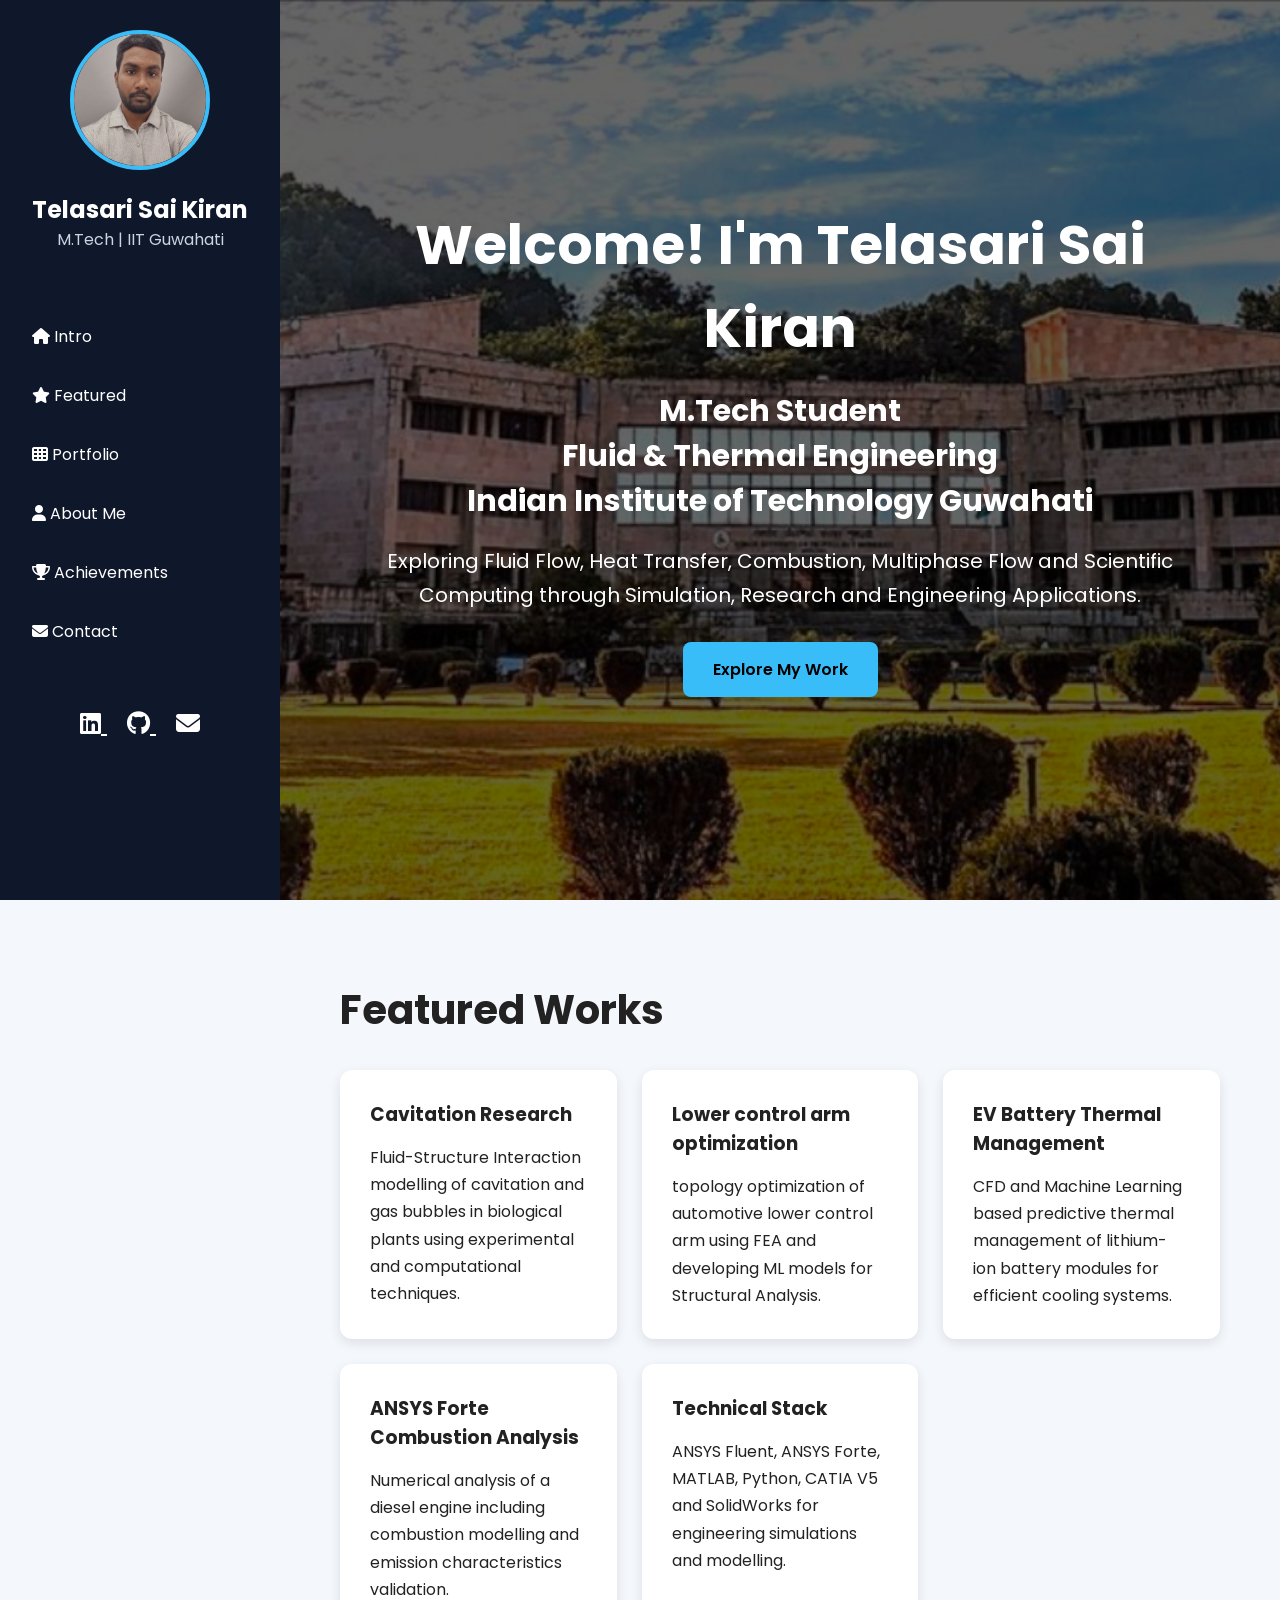
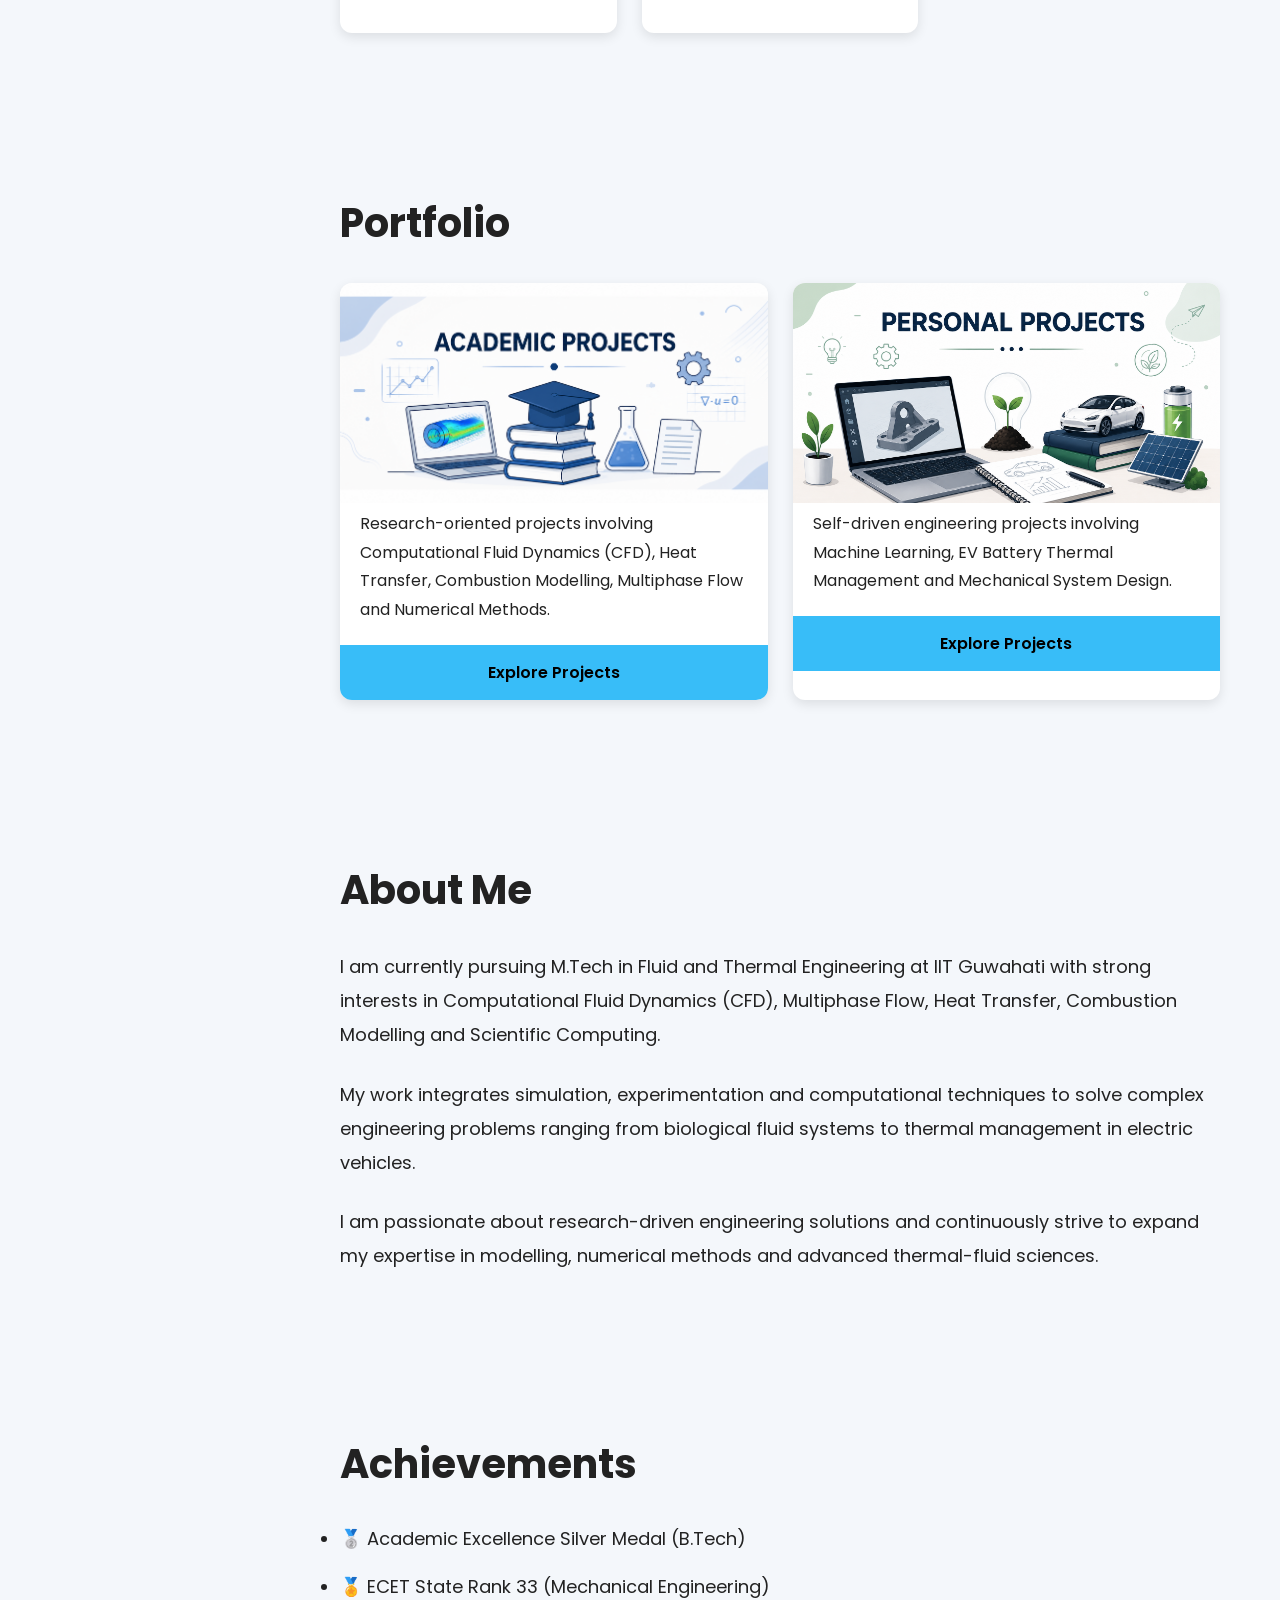
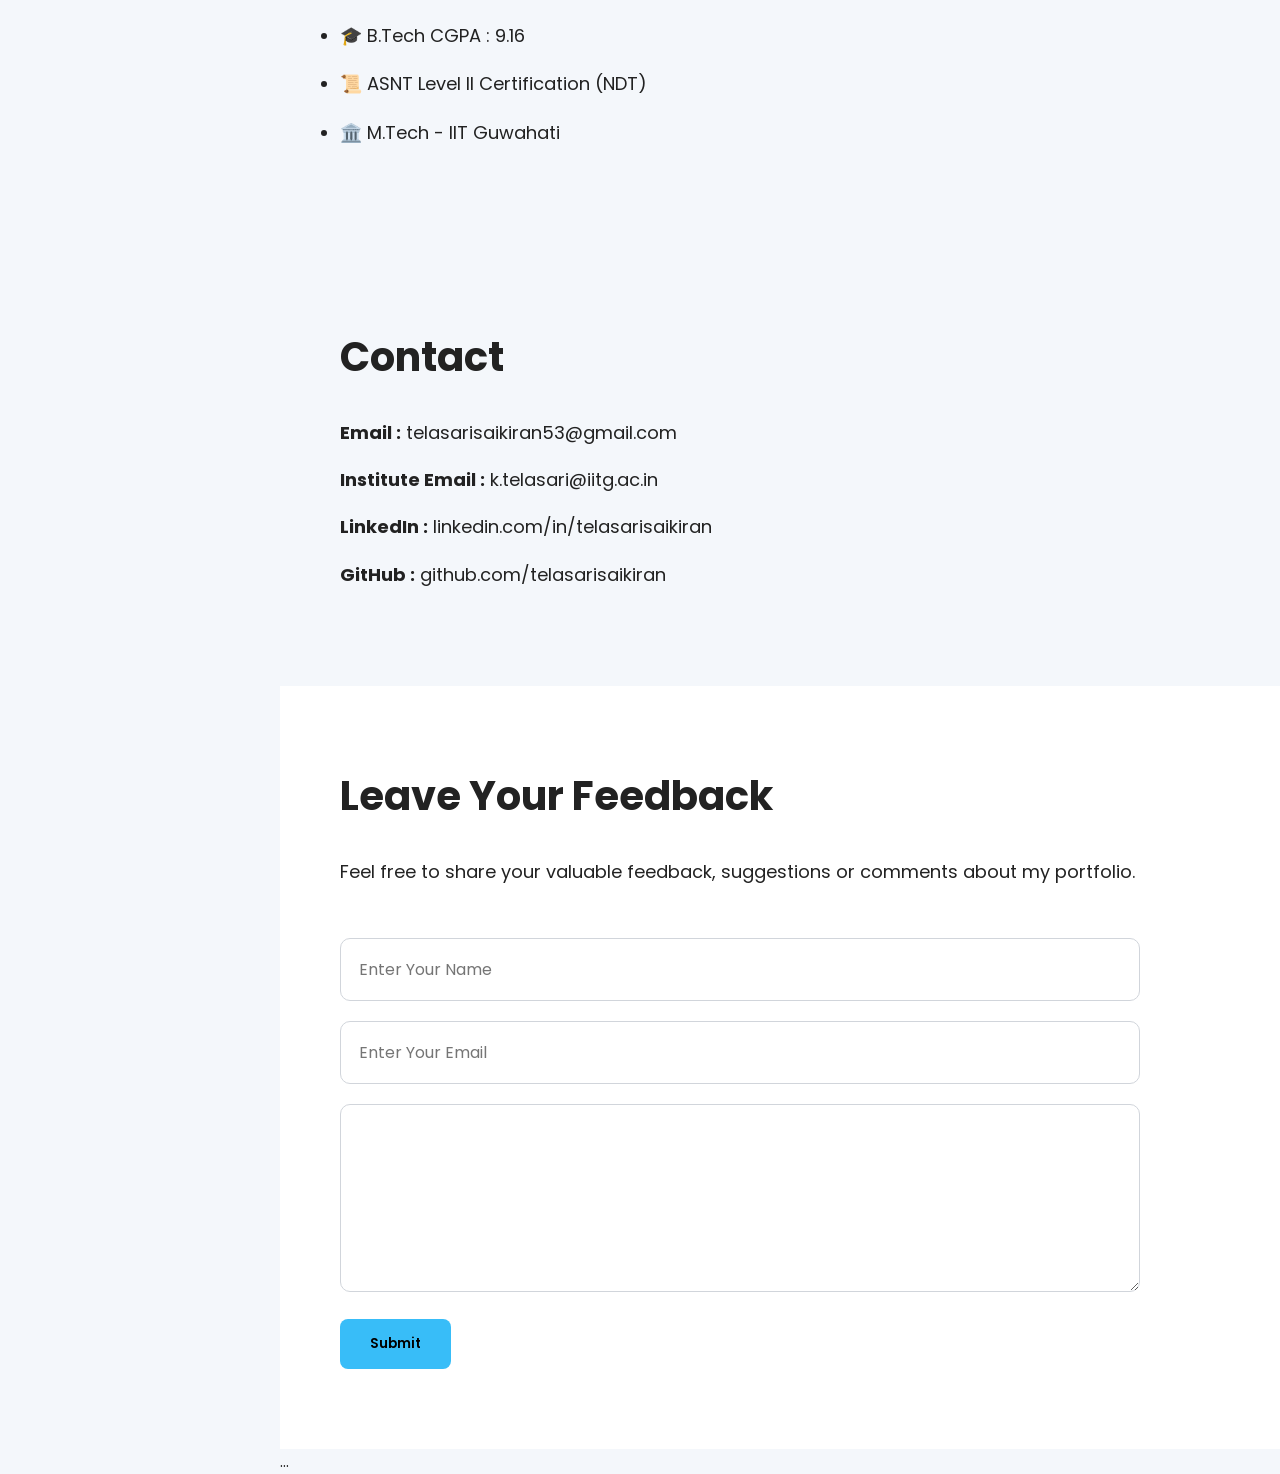
<file: index.html>
<!DOCTYPE html>

<html lang="en">

<head>
    <meta charset="UTF-8">
    <meta name="viewport" content="width=device-width, initial-scale=1.0">
    <title>Telasari Sai Kiran | Portfolio</title>

<link rel="stylesheet" href="style.css">

<link rel="stylesheet"
    href="https://cdnjs.cloudflare.com/ajax/libs/font-awesome/6.5.1/css/all.min.css">


</head>

<body>


<!-- Sidebar -->

<div class="sidebar">

    <div class="profile">

        <img src="images/profile_pic.jpeg" alt="Sai Kiran">

        <h2>Telasari Sai Kiran</h2>

        <p>M.Tech | IIT Guwahati</p>

    </div>

    <ul>

        <li>
            <a href="#intro">
                <i class="fas fa-home"></i>
                Intro
            </a>
        </li>

        <li>
            <a href="#featured">
                <i class="fas fa-star"></i>
                Featured
            </a>
        </li>

        <li>
            <a href="#portfolio">
                <i class="fas fa-th"></i>
                Portfolio
            </a>
        </li>

        <li>
            <a href="#about">
                <i class="fas fa-user"></i>
                About Me
            </a>
        </li>

        <li>
            <a href="#achievements">
                <i class="fas fa-trophy"></i>
                Achievements
            </a>
        </li>

        <li>
            <a href="#contact">
                <i class="fas fa-envelope"></i>
                Contact
            </a>
        </li>

    </ul>

    <div class="socials">

        <a href="https://linkedin.com/in/telasarisaikiran" target="_blank">
            <i class="fab fa-linkedin"></i>
        </a>

        <a href="https://github.com/telasarisaikiran" target="_blank">
            <i class="fab fa-github"></i>
        </a>

        <a href="mailto:telasarisaikiran53@gmail.com">
            <i class="fas fa-envelope"></i>
        </a>

    </div>

</div>

<!-- Main Content -->

<div class="content">

    <!-- Intro -->

    <section id="intro" class="hero">

        <div class="overlay">

            <h1>Welcome! I'm Telasari Sai Kiran</h1>

            <h2>
                M.Tech Student <br>
                Fluid & Thermal Engineering <br>
                Indian Institute of Technology Guwahati
            </h2>

            <p>
                Exploring Fluid Flow, Heat Transfer,
                Combustion, Multiphase Flow and Scientific
                Computing through Simulation, Research and
                Engineering Applications.
            </p>

            <a href="#portfolio" class="btn">
                Explore My Work
            </a>

        </div>

    </section>


    <!-- Featured -->

    <section id="featured">

        <h2>Featured Works</h2>

        <div class="cards">

            <div class="card">

                <h3>Cavitation Research</h3>

                <p>
                    Fluid-Structure Interaction modelling of
                    cavitation and gas bubbles in biological
                    plants using experimental and computational
                    techniques.
                </p>

            </div>

        <div class="card">

                <h3>Lower control arm optimization</h3>

                <p>
                     topology optimization of automotive
                     lower control arm using FEA and developing
                     ML models for Structural Analysis.
                </p>

            </div>

            <div class="card">

                <h3>EV Battery Thermal Management</h3>

                <p>
                    CFD and Machine Learning based predictive
                    thermal management of lithium-ion battery
                    modules for efficient cooling systems.
                </p>

            </div>


            <div class="card">

                <h3>ANSYS Forte Combustion Analysis</h3>

                <p>
                    Numerical analysis of a diesel engine
                    including combustion modelling and emission
                    characteristics validation.
                </p>

            </div>


            <div class="card">

                <h3>Technical Stack</h3>

                <p>
                    ANSYS Fluent, ANSYS Forte, MATLAB,
                    Python, CATIA V5 and SolidWorks for
                    engineering simulations and modelling.
                </p>

            </div>

        </div>

    </section>


    <!-- Portfolio -->

<section id="portfolio">

<h2>Portfolio</h2>

<div class="project-grid">


    <!-- Academic Projects -->

    <div class="project-card">

        <img src="images/academicprojects.png"
            alt="Academic Projects">

        <p style="padding:0 20px 20px 20px;">

            Research-oriented projects involving
            Computational Fluid Dynamics (CFD),
            Heat Transfer, Combustion Modelling,
            Multiphase Flow and Numerical Methods.

        </p>

        <a href="academic.html">

            Explore Projects

        </a>

    </div>




    <!-- Personal Projects -->

    <div class="project-card">

        <img src="images/personalprojects.png"
            alt="Personal Projects">

        <p style="padding:0 20px 20px 20px;">

            Self-driven engineering projects involving
            Machine Learning, EV Battery Thermal
            Management and Mechanical System Design.

        </p>

        <a href="personal.html">

            Explore Projects

        </a>

    </div>


</div>

</section>


    <!-- About -->

    <section id="about">

        <h2>About Me</h2>

        <p>
            I am currently pursuing M.Tech in Fluid and
            Thermal Engineering at IIT Guwahati with strong
            interests in Computational Fluid Dynamics (CFD),
            Multiphase Flow, Heat Transfer, Combustion
            Modelling and Scientific Computing.
        </p>

        <br>

        <p>
            My work integrates simulation, experimentation
            and computational techniques to solve complex
            engineering problems ranging from biological
            fluid systems to thermal management in electric
            vehicles.
        </p>

        <br>

        <p>
            I am passionate about research-driven engineering
            solutions and continuously strive to expand my
            expertise in modelling, numerical methods and
            advanced thermal-fluid sciences.
        </p>

    </section>


    <!-- Achievements -->

    <section id="achievements">

        <h2>Achievements</h2>

        <ul>

            <li>🥈 Academic Excellence Silver Medal (B.Tech)</li>

            <li>🏅 ECET State Rank 33 (Mechanical Engineering)</li>

            <li>🎓 B.Tech CGPA : 9.16</li>

            <li>📜 ASNT Level II Certification (NDT)</li>

            <li>🏛️ M.Tech - IIT Guwahati</li>

        </ul>

    </section>


    <!-- Contact -->

    <!-- Contact -->

<section id="contact">

    <h2>Contact</h2>

    <p>
        <strong>Email :</strong>
        telasarisaikiran53@gmail.com
    </p>

    <p>
        <strong>Institute Email :</strong>
        k.telasari@iitg.ac.in
    </p>

    <p>
        <strong>LinkedIn :</strong>
        linkedin.com/in/telasarisaikiran
    </p>

    <p>
        <strong>GitHub :</strong>
        github.com/telasarisaikiran
    </p>

</section>



<!-- Comments Section -->

<section id="comments">

    <h2>Leave Your Feedback</h2>

    <p>
        Feel free to share your valuable feedback,
        suggestions or comments about my portfolio.
    </p>

    <br>

    <form class="comment-form">

        <input type="text"
            placeholder="Enter Your Name"
            required>


        <input type="email"
            placeholder="Enter Your Email"
            required>


        <textarea rows="6"
            placeholder="Write Your Comments Here..."
            required>
        </textarea>


        <button type="submit"
            class="btn">

            Submit

        </button>

    </form>

</section>

</body>

</html>
…
</file>
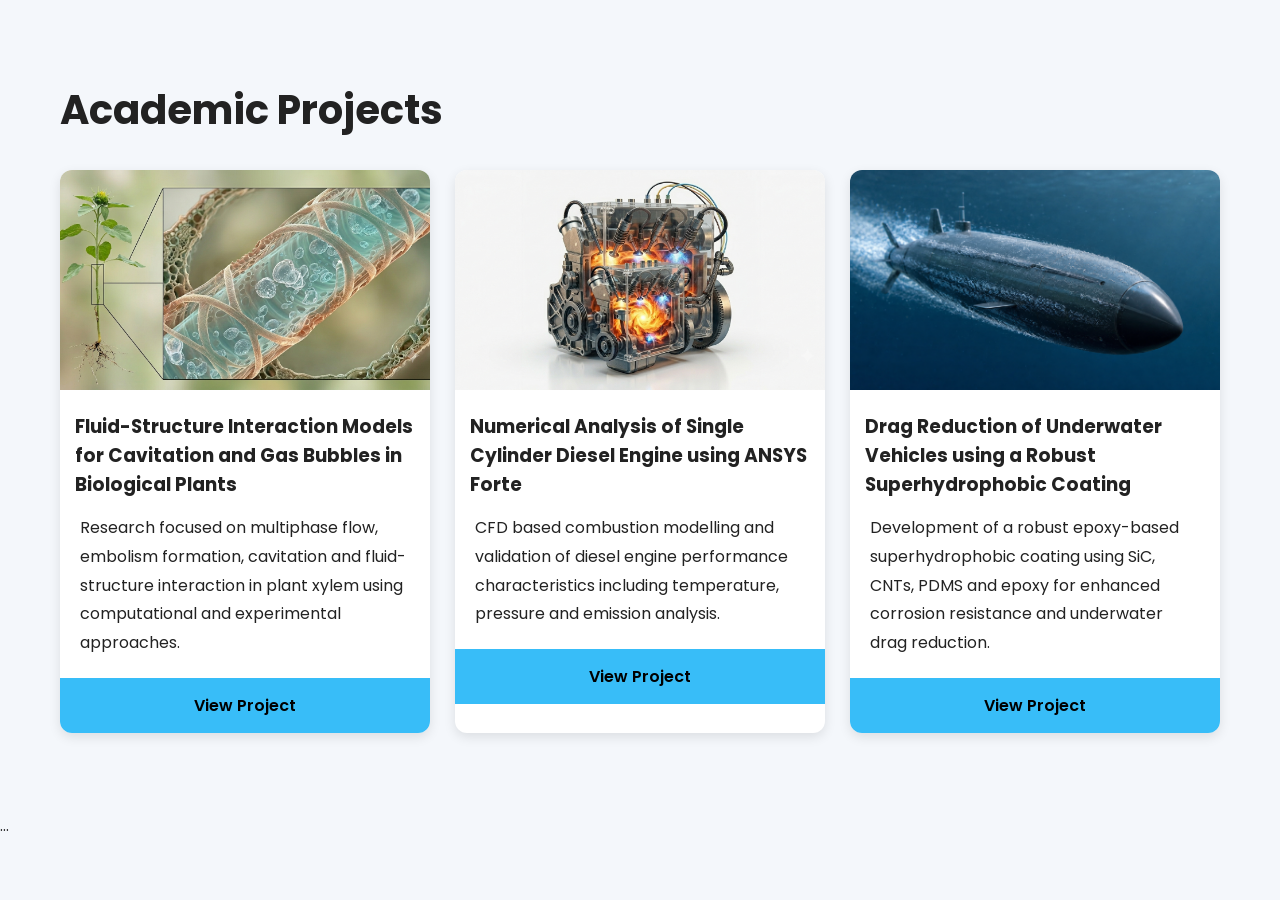
<file: academic.html>
<!DOCTYPE html>

<html lang="en">

<head>

    <meta charset="UTF-8">

    <meta name="viewport"
        content="width=device-width, initial-scale=1.0">

    <title>Academic Projects</title>

    <link rel="stylesheet" href="style.css">

    <link rel="stylesheet"
        href="https://cdnjs.cloudflare.com/ajax/libs/font-awesome/6.5.1/css/all.min.css">

</head>


<body>


    <!-- Academic Projects Section -->


    <section id="academic">

        <h2>Academic Projects</h2>

        <div class="project-grid">


            <!-- Project-1 -->


            <div class="project-card">

                <img src="images/plant.png"
                    alt="Cavitation Project">


                <h3>

                    Fluid-Structure Interaction Models
                    for Cavitation and Gas Bubbles
                    in Biological Plants

                </h3>


                <p>

                    Research focused on multiphase flow,
                    embolism formation, cavitation and
                    fluid-structure interaction in plant
                    xylem using computational and
                    experimental approaches.

                </p>


                <a href="numerical.html">

                    View Project

                </a>


            </div>




            <!-- Project-2 -->


            <div class="project-card">

                <img src="images/combustion.png"
                    alt="Diesel Engine Project">


                <h3>

                    Numerical Analysis of Single Cylinder
                    Diesel Engine using ANSYS Forte

                </h3>


                <p>

                    CFD based combustion modelling and
                    validation of diesel engine performance
                    characteristics including temperature,
                    pressure and emission analysis.

                </p>


                <a href="single.html">

                    View Project

                </a>


            </div>




            <!-- Project-3 -->


            <div class="project-card">

                <img src="images/dragreduce.png"
                    alt="Superhydrophobic Coating Project">


                <h3>

                    Drag Reduction of Underwater Vehicles
                    using a Robust Superhydrophobic Coating

                </h3>


                <p>

                    Development of a robust epoxy-based
                    superhydrophobic coating using SiC,
                    CNTs, PDMS and epoxy for enhanced
                    corrosion resistance and underwater
                    drag reduction.

                </p>


                <a href="drag.html">

                    View Project

                </a>


            </div>



        </div>

    </section>


</body>

</html>
…
</file>
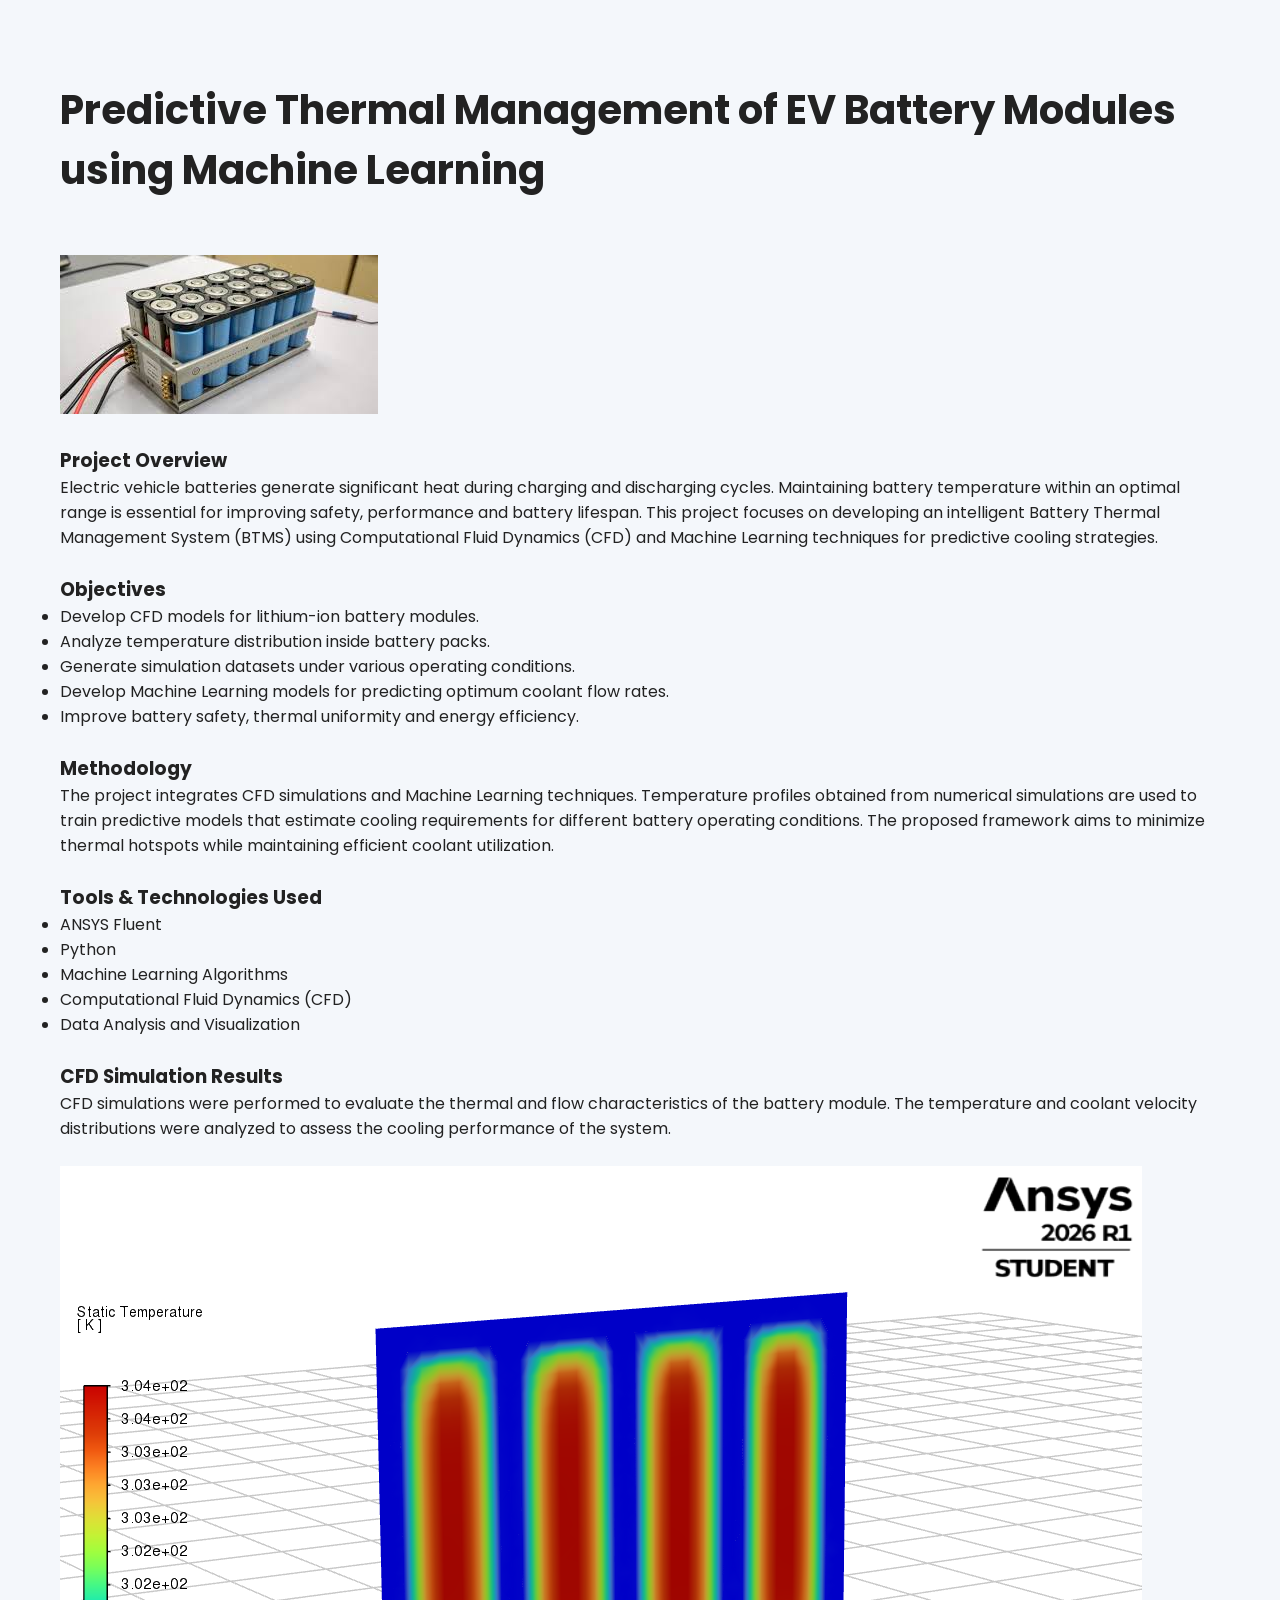
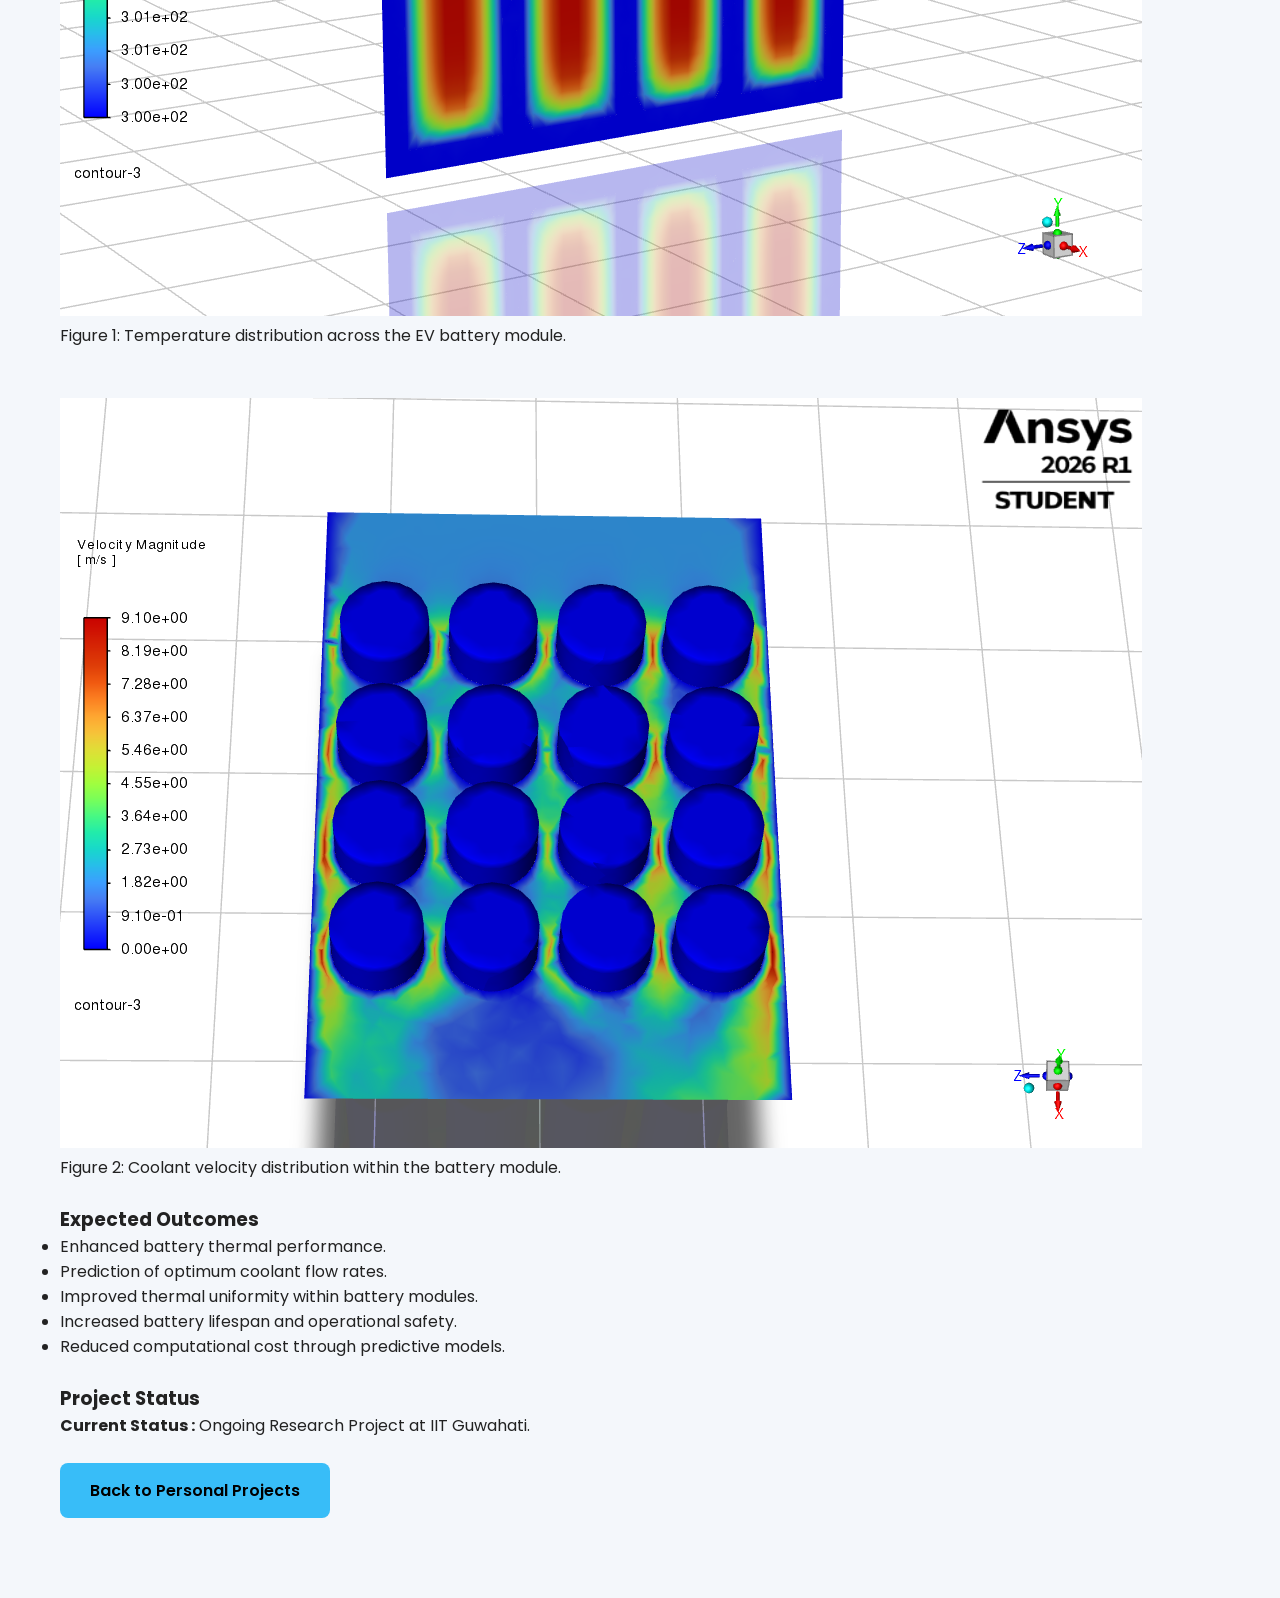
<file: battery.html>
<!DOCTYPE html>

<html lang="en">

<head>

    <meta charset="UTF-8">

    <meta name="viewport"
        content="width=device-width, initial-scale=1.0">

    <title>EV Battery Thermal Management</title>

    <link rel="stylesheet" href="style.css">

</head>


<body>


    <!-- Project Section -->

    <section id="battery-project">

        <h2>
            Predictive Thermal Management of EV Battery Modules
            using Machine Learning
        </h2>

        <br>

        <img src="images/battery.jpg"
            alt="Battery Thermal Management System">


        <br><br>


        <h3>Project Overview</h3>

        <p>

            Electric vehicle batteries generate significant heat
            during charging and discharging cycles. Maintaining
            battery temperature within an optimal range is essential
            for improving safety, performance and battery lifespan.
            This project focuses on developing an intelligent
            Battery Thermal Management System (BTMS) using
            Computational Fluid Dynamics (CFD) and Machine Learning
            techniques for predictive cooling strategies.

        </p>


        <br>


        <h3>Objectives</h3>

        <ul>

            <li>
                Develop CFD models for lithium-ion battery modules.
            </li>

            <li>
                Analyze temperature distribution inside battery packs.
            </li>

            <li>
                Generate simulation datasets under various operating
                conditions.
            </li>

            <li>
                Develop Machine Learning models for predicting
                optimum coolant flow rates.
            </li>

            <li>
                Improve battery safety, thermal uniformity and
                energy efficiency.
            </li>

        </ul>


        <br>


        <h3>Methodology</h3>

        <p>

            The project integrates CFD simulations and Machine
            Learning techniques. Temperature profiles obtained from
            numerical simulations are used to train predictive
            models that estimate cooling requirements for different
            battery operating conditions. The proposed framework
            aims to minimize thermal hotspots while maintaining
            efficient coolant utilization.

        </p>


        <br>


        <h3>Tools & Technologies Used</h3>

        <ul>

            <li>ANSYS Fluent</li>

            <li>Python</li>

            <li>Machine Learning Algorithms</li>

            <li>Computational Fluid Dynamics (CFD)</li>

            <li>Data Analysis and Visualization</li>

        </ul>


        <br>


        <!-- Simulation Results -->

        <h3>CFD Simulation Results</h3>

        <p>

            CFD simulations were performed to evaluate the thermal
            and flow characteristics of the battery module. The
            temperature and coolant velocity distributions were
            analyzed to assess the cooling performance of the system.

        </p>


        <br>


        <!-- Temperature Distribution -->

        <figure>

            <img src="images/crosssection.png"
                alt="Temperature distribution across the battery module">

            <figcaption>
                Figure 1: Temperature distribution across the EV battery module.
            </figcaption>

        </figure>


        <br><br>


        <!-- Velocity Distribution -->

        <figure>

            <img src="images/velocity.png"
                alt="Coolant velocity distribution in the battery module">

            <figcaption>
                Figure 2: Coolant velocity distribution within the battery module.
            </figcaption>

        </figure>


        <br>


        <h3>Expected Outcomes</h3>

        <ul>

            <li>
                Enhanced battery thermal performance.
            </li>

            <li>
                Prediction of optimum coolant flow rates.
            </li>

            <li>
                Improved thermal uniformity within battery modules.
            </li>

            <li>
                Increased battery lifespan and operational safety.
            </li>

            <li>
                Reduced computational cost through predictive models.
            </li>

        </ul>


        <br>


        <h3>Project Status</h3>

        <p>

            <strong>Current Status :</strong>
            Ongoing Research Project at IIT Guwahati.

        </p>


        <br>


        <a href="personal.html" class="btn">

            Back to Personal Projects

        </a>


    </section>


</body>

</html>
</file>
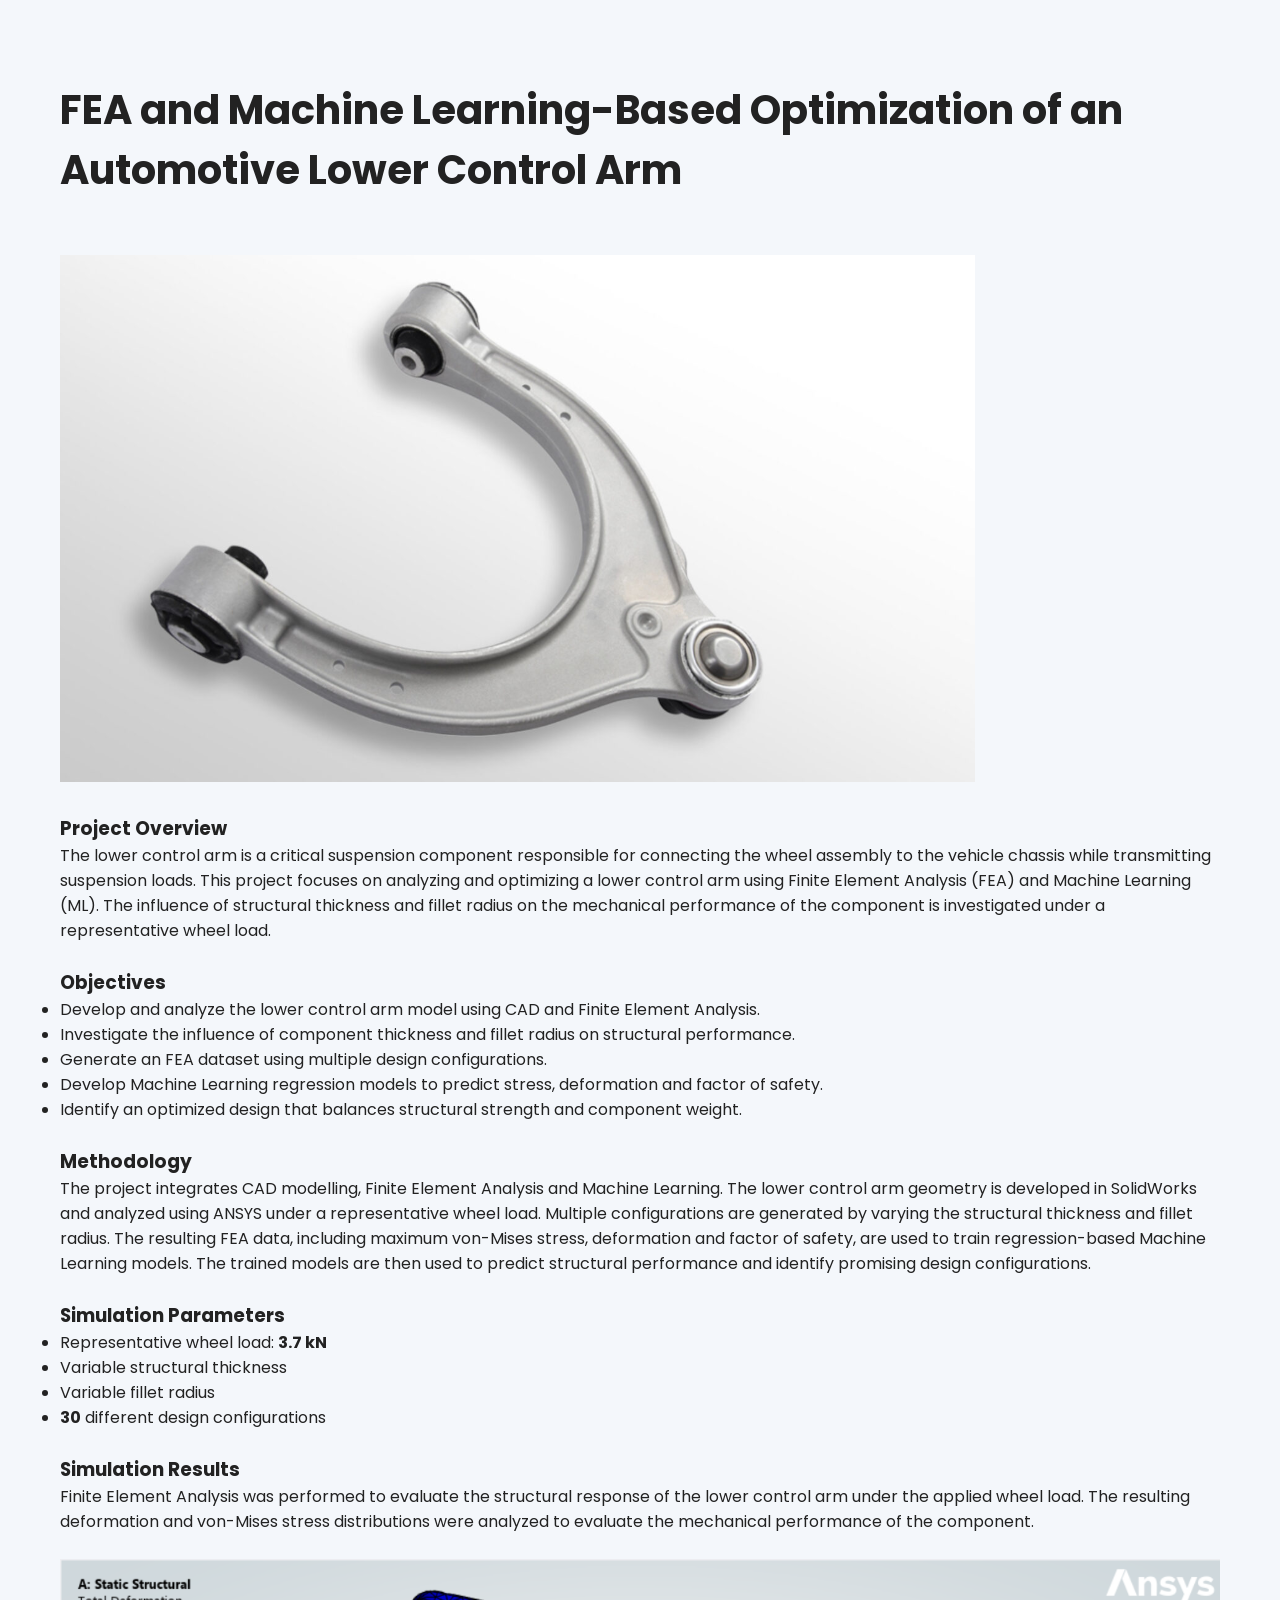
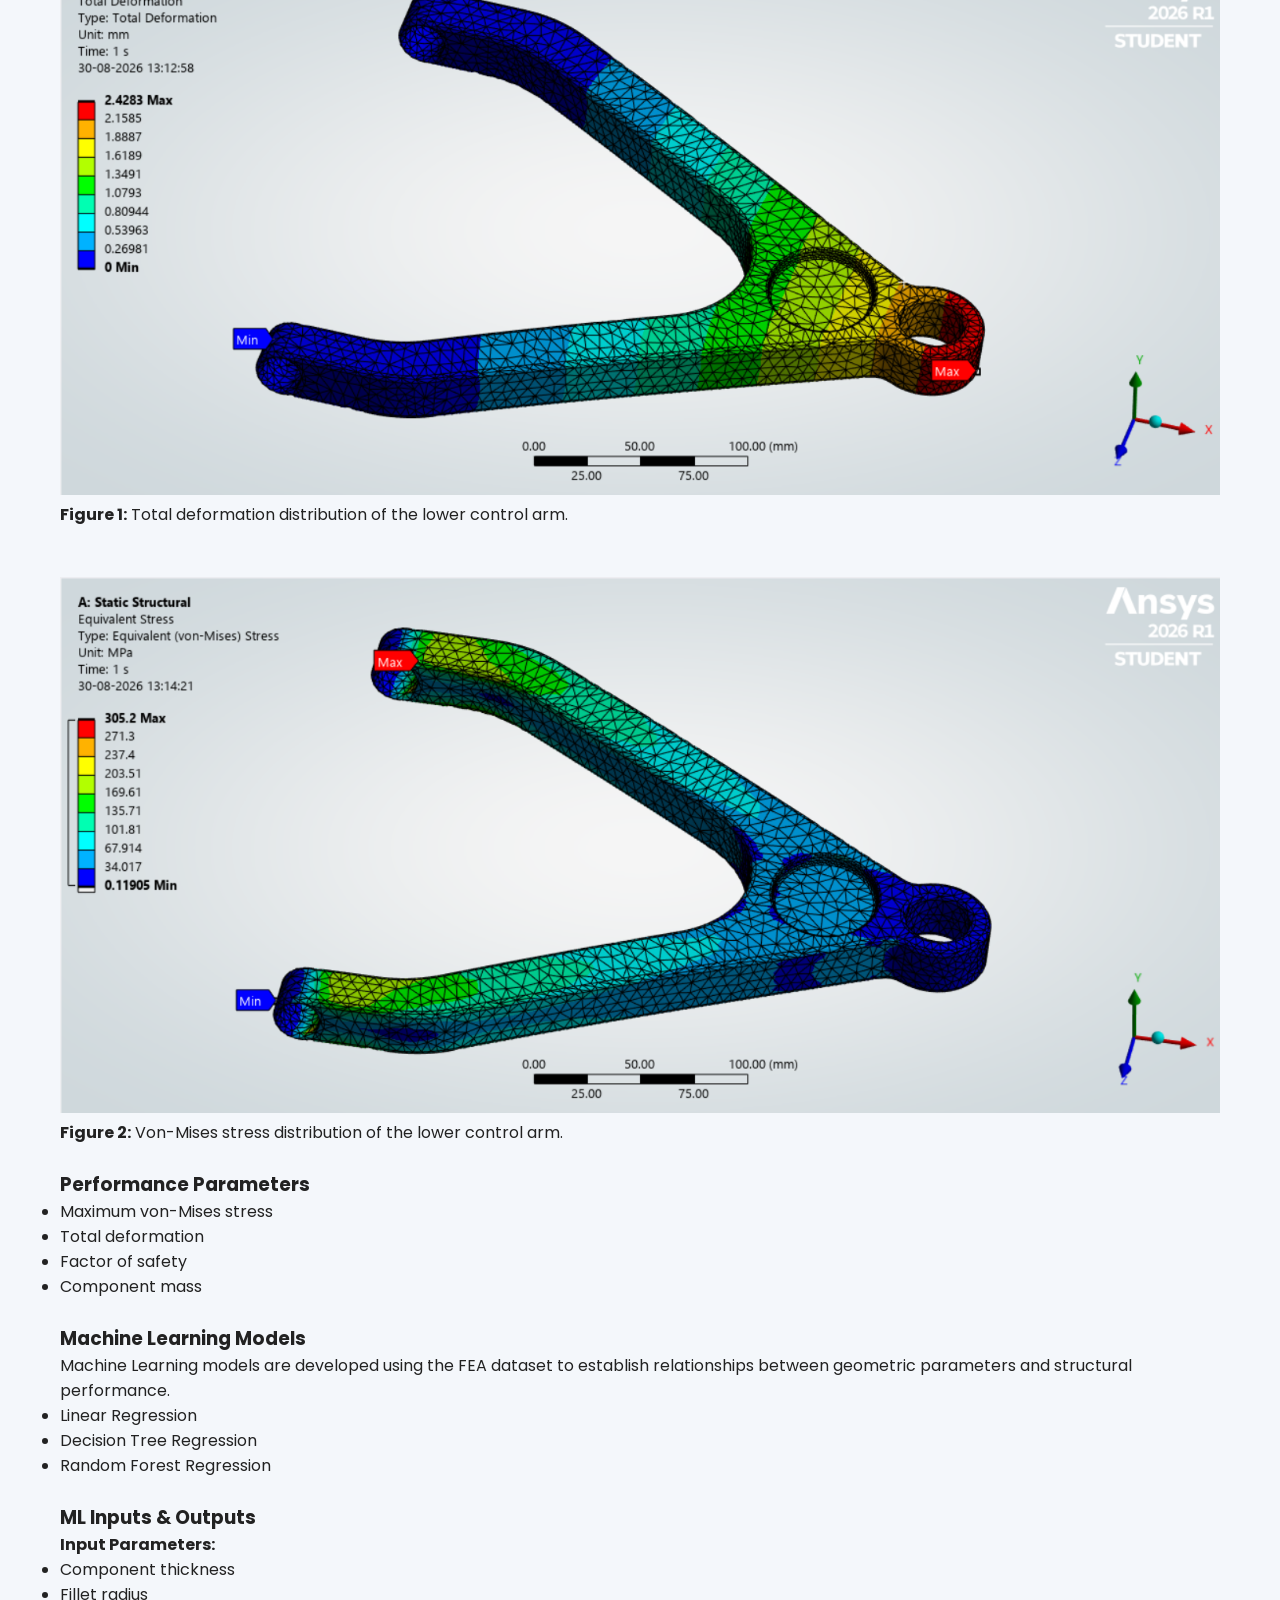
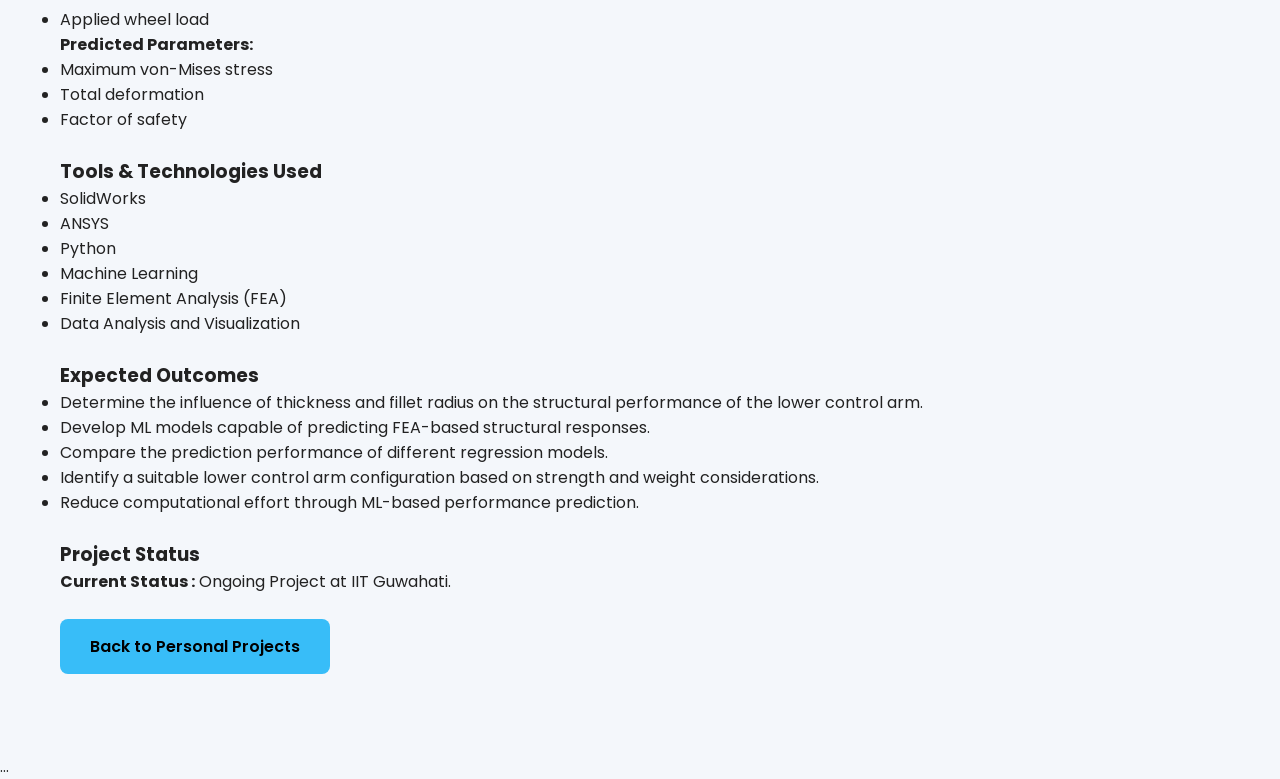
<file: control-arm.html>
<!DOCTYPE html>

<html lang="en">

<head>

    <meta charset="UTF-8">

    <meta name="viewport"
        content="width=device-width, initial-scale=1.0">

    <title>Automotive Lower Control Arm Optimization</title>

    <link rel="stylesheet" href="style.css">

</head>


<body>


    <!-- Project Section -->

    <section id="control-arm-project">


        <h2>
            FEA and Machine Learning-Based Optimization
            of an Automotive Lower Control Arm
        </h2>


        <br>


        <!-- Project Image -->

        <img src="images/control-arm.png"
            alt="Automotive Lower Control Arm">


        <br><br>


        <!-- Project Overview -->

        <h3>Project Overview</h3>

        <p>

            The lower control arm is a critical suspension component
            responsible for connecting the wheel assembly to the vehicle
            chassis while transmitting suspension loads. This project
            focuses on analyzing and optimizing a lower control arm using
            Finite Element Analysis (FEA) and Machine Learning (ML).
            The influence of structural thickness and fillet radius on
            the mechanical performance of the component is investigated
            under a representative wheel load.

        </p>


        <br>


        <!-- Objectives -->

        <h3>Objectives</h3>

        <ul>

            <li>
                Develop and analyze the lower control arm model using
                CAD and Finite Element Analysis.
            </li>

            <li>
                Investigate the influence of component thickness and
                fillet radius on structural performance.
            </li>

            <li>
                Generate an FEA dataset using multiple design
                configurations.
            </li>

            <li>
                Develop Machine Learning regression models to predict
                stress, deformation and factor of safety.
            </li>

            <li>
                Identify an optimized design that balances structural
                strength and component weight.
            </li>

        </ul>


        <br>


        <!-- Methodology -->

        <h3>Methodology</h3>

        <p>

            The project integrates CAD modelling, Finite Element Analysis
            and Machine Learning. The lower control arm geometry is
            developed in SolidWorks and analyzed using ANSYS under a
            representative wheel load. Multiple configurations are
            generated by varying the structural thickness and fillet
            radius. The resulting FEA data, including maximum von-Mises
            stress, deformation and factor of safety, are used to train
            regression-based Machine Learning models. The trained models
            are then used to predict structural performance and identify
            promising design configurations.

        </p>


        <br>


        <!-- Simulation Parameters -->

        <h3>Simulation Parameters</h3>

        <ul>

            <li>
                Representative wheel load: <strong>3.7 kN</strong>
            </li>

            <li>
                Variable structural thickness
            </li>

            <li>
                Variable fillet radius
            </li>

            <li>
                <strong>30</strong> different design configurations
            </li>

        </ul>


        <br>


        <!-- Simulation Results -->

        <h3>Simulation Results</h3>

        <p>

            Finite Element Analysis was performed to evaluate the
            structural response of the lower control arm under the
            applied wheel load. The resulting deformation and
            von-Mises stress distributions were analyzed to evaluate
            the mechanical performance of the component.

        </p>


        <br>


        <!-- Deformation Image -->

        <figure>

            <img src="images/deformation.png"
                alt="Total Deformation Result"
                style="max-width: 100%; height: auto;">

            <figcaption>

                <strong>Figure 1:</strong>
                Total deformation distribution of the lower control arm.

            </figcaption>

        </figure>


        <br><br>


        <!-- Von-Mises Image -->

        <figure>

            <img src="images/von-mises.png"
                alt="Von-Mises Stress Result"
                style="max-width: 100%; height: auto;">

            <figcaption>

                <strong>Figure 2:</strong>
                Von-Mises stress distribution of the lower control arm.

            </figcaption>

        </figure>


        <br>


        <!-- Performance Parameters -->

        <h3>Performance Parameters</h3>

        <ul>

            <li>
                Maximum von-Mises stress
            </li>

            <li>
                Total deformation
            </li>

            <li>
                Factor of safety
            </li>

            <li>
                Component mass
            </li>

        </ul>


        <br>


        <!-- Machine Learning -->

        <h3>Machine Learning Models</h3>

        <p>

            Machine Learning models are developed using the FEA dataset
            to establish relationships between geometric parameters and
            structural performance.

        </p>


        <ul>

            <li>
                Linear Regression
            </li>

            <li>
                Decision Tree Regression
            </li>

            <li>
                Random Forest Regression
            </li>

        </ul>


        <br>


        <!-- ML Inputs and Outputs -->

        <h3>ML Inputs & Outputs</h3>

        <p>

            <strong>Input Parameters:</strong>

        </p>

        <ul>

            <li>
                Component thickness
            </li>

            <li>
                Fillet radius
            </li>

            <li>
                Applied wheel load
            </li>

        </ul>


        <p>

            <strong>Predicted Parameters:</strong>

        </p>

        <ul>

            <li>
                Maximum von-Mises stress
            </li>

            <li>
                Total deformation
            </li>

            <li>
                Factor of safety
            </li>

        </ul>


        <br>


        <!-- Tools -->

        <h3>Tools & Technologies Used</h3>

        <ul>

            <li>
                SolidWorks
            </li>

            <li>
                ANSYS
            </li>

            <li>
                Python
            </li>

            <li>
                Machine Learning
            </li>

            <li>
                Finite Element Analysis (FEA)
            </li>

            <li>
                Data Analysis and Visualization
            </li>

        </ul>


        <br>


        <!-- Expected Outcomes -->

        <h3>Expected Outcomes</h3>

        <ul>

            <li>
                Determine the influence of thickness and fillet radius
                on the structural performance of the lower control arm.
            </li>

            <li>
                Develop ML models capable of predicting FEA-based
                structural responses.
            </li>

            <li>
                Compare the prediction performance of different
                regression models.
            </li>

            <li>
                Identify a suitable lower control arm configuration
                based on strength and weight considerations.
            </li>

            <li>
                Reduce computational effort through ML-based
                performance prediction.
            </li>

        </ul>


        <br>


        <!-- Project Status -->

        <h3>Project Status</h3>

        <p>

            <strong>Current Status :</strong>
            Ongoing Project at IIT Guwahati.

        </p>


        <br>


        <!-- Back Button -->

        <a href="personal.html" class="btn">

            Back to Personal Projects

        </a>


    </section>


</body>

</html>
…
</file>
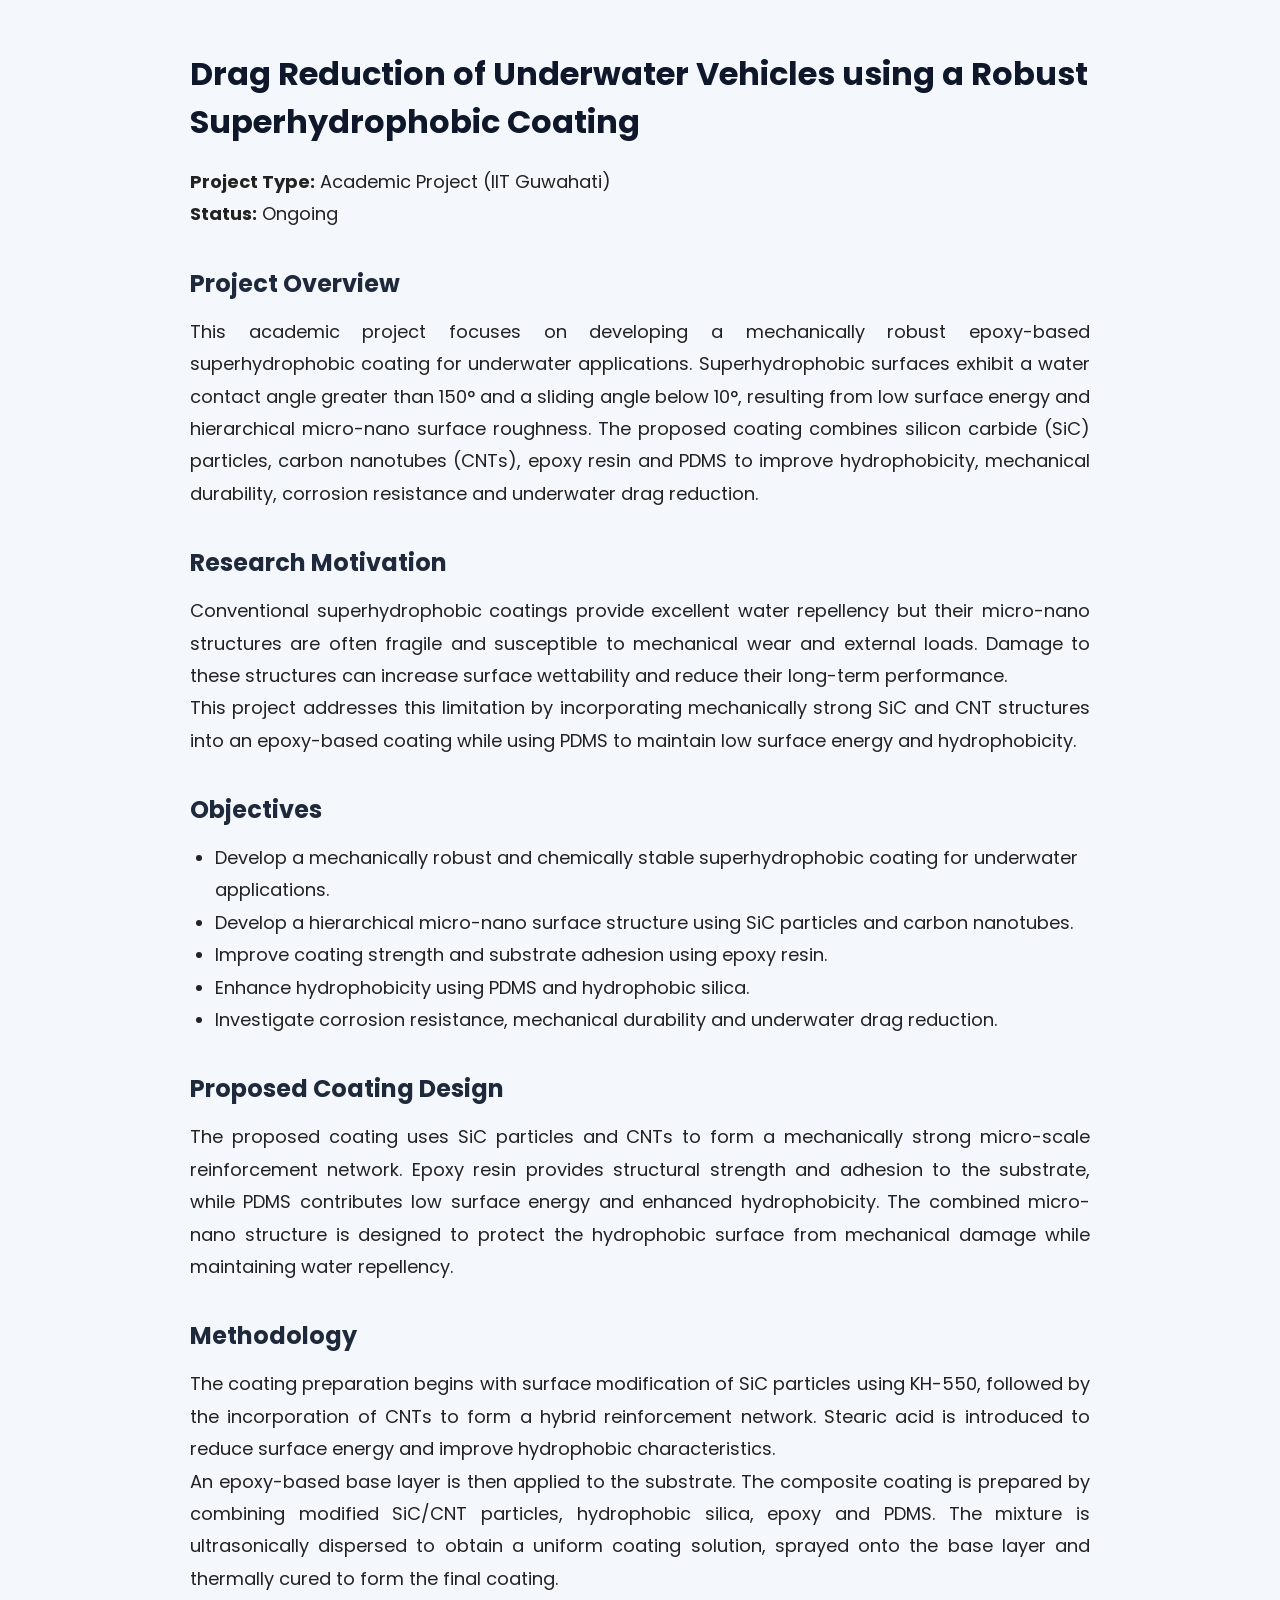
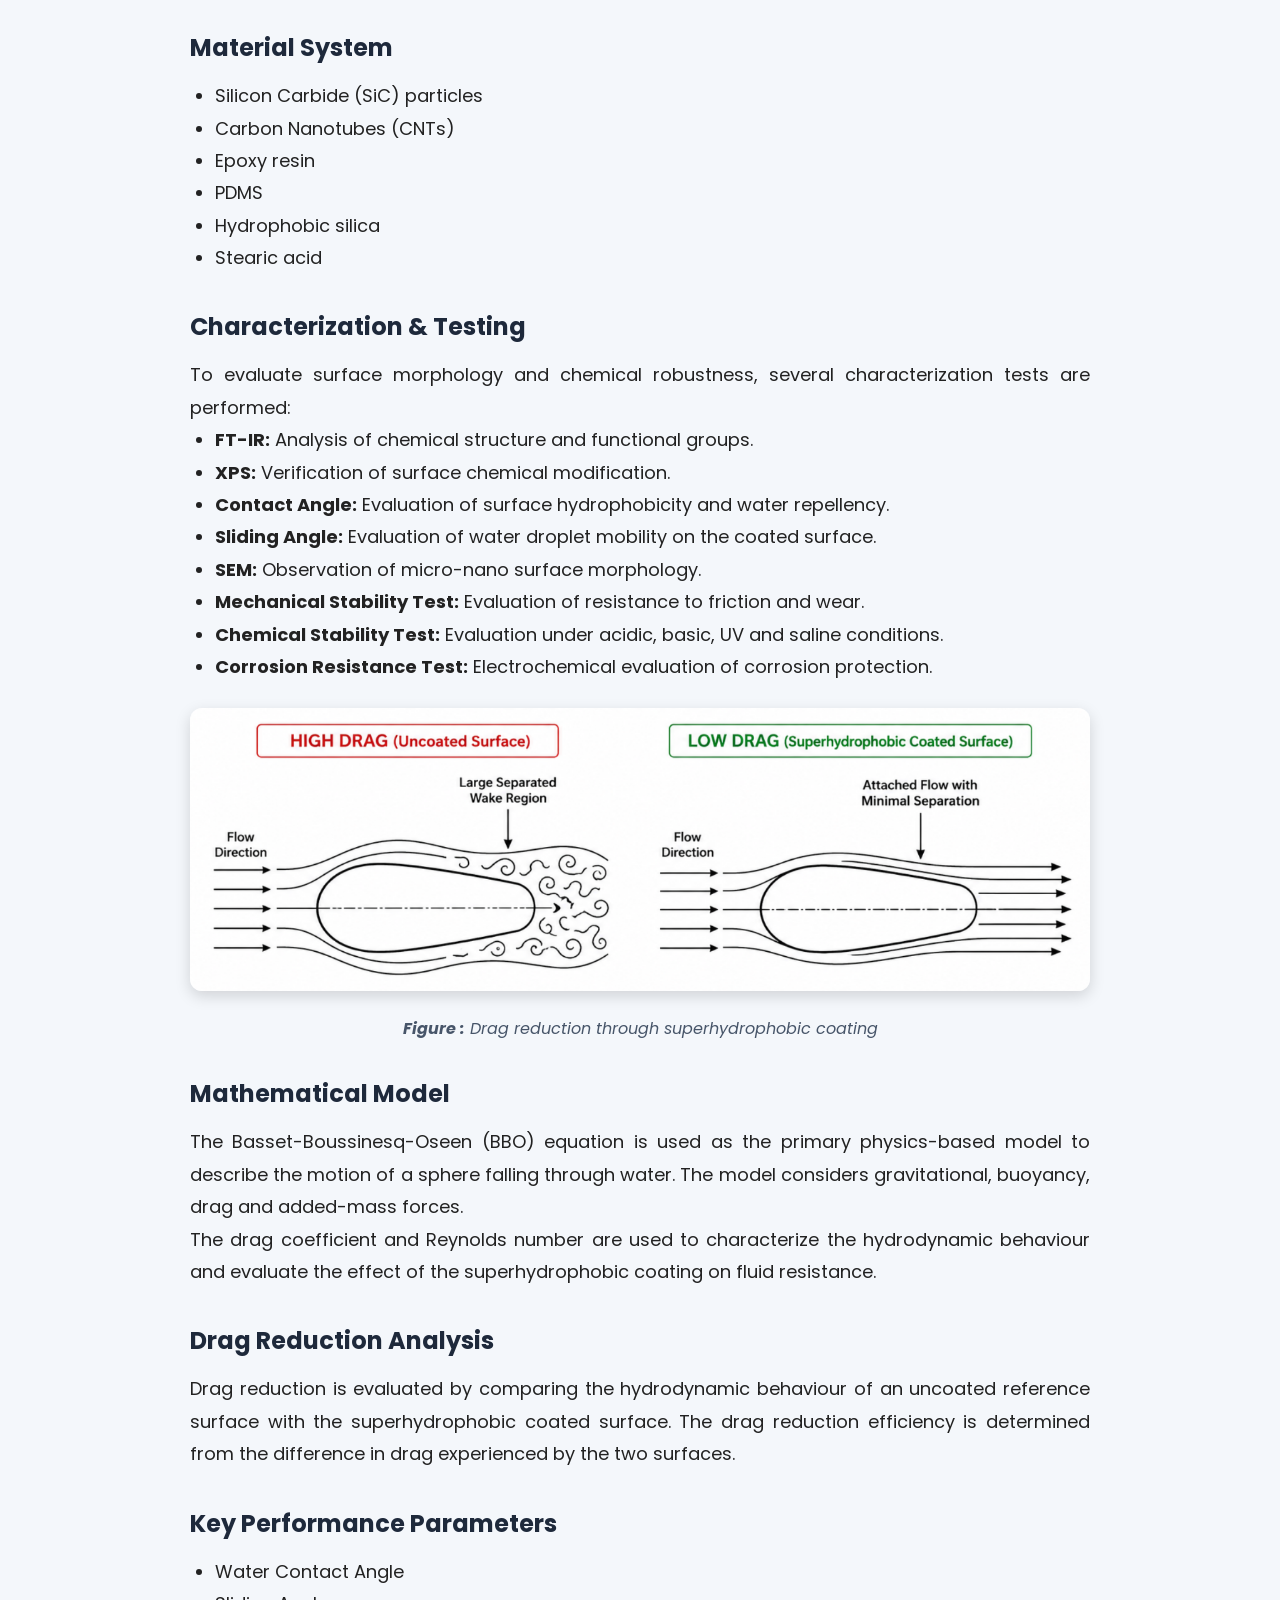
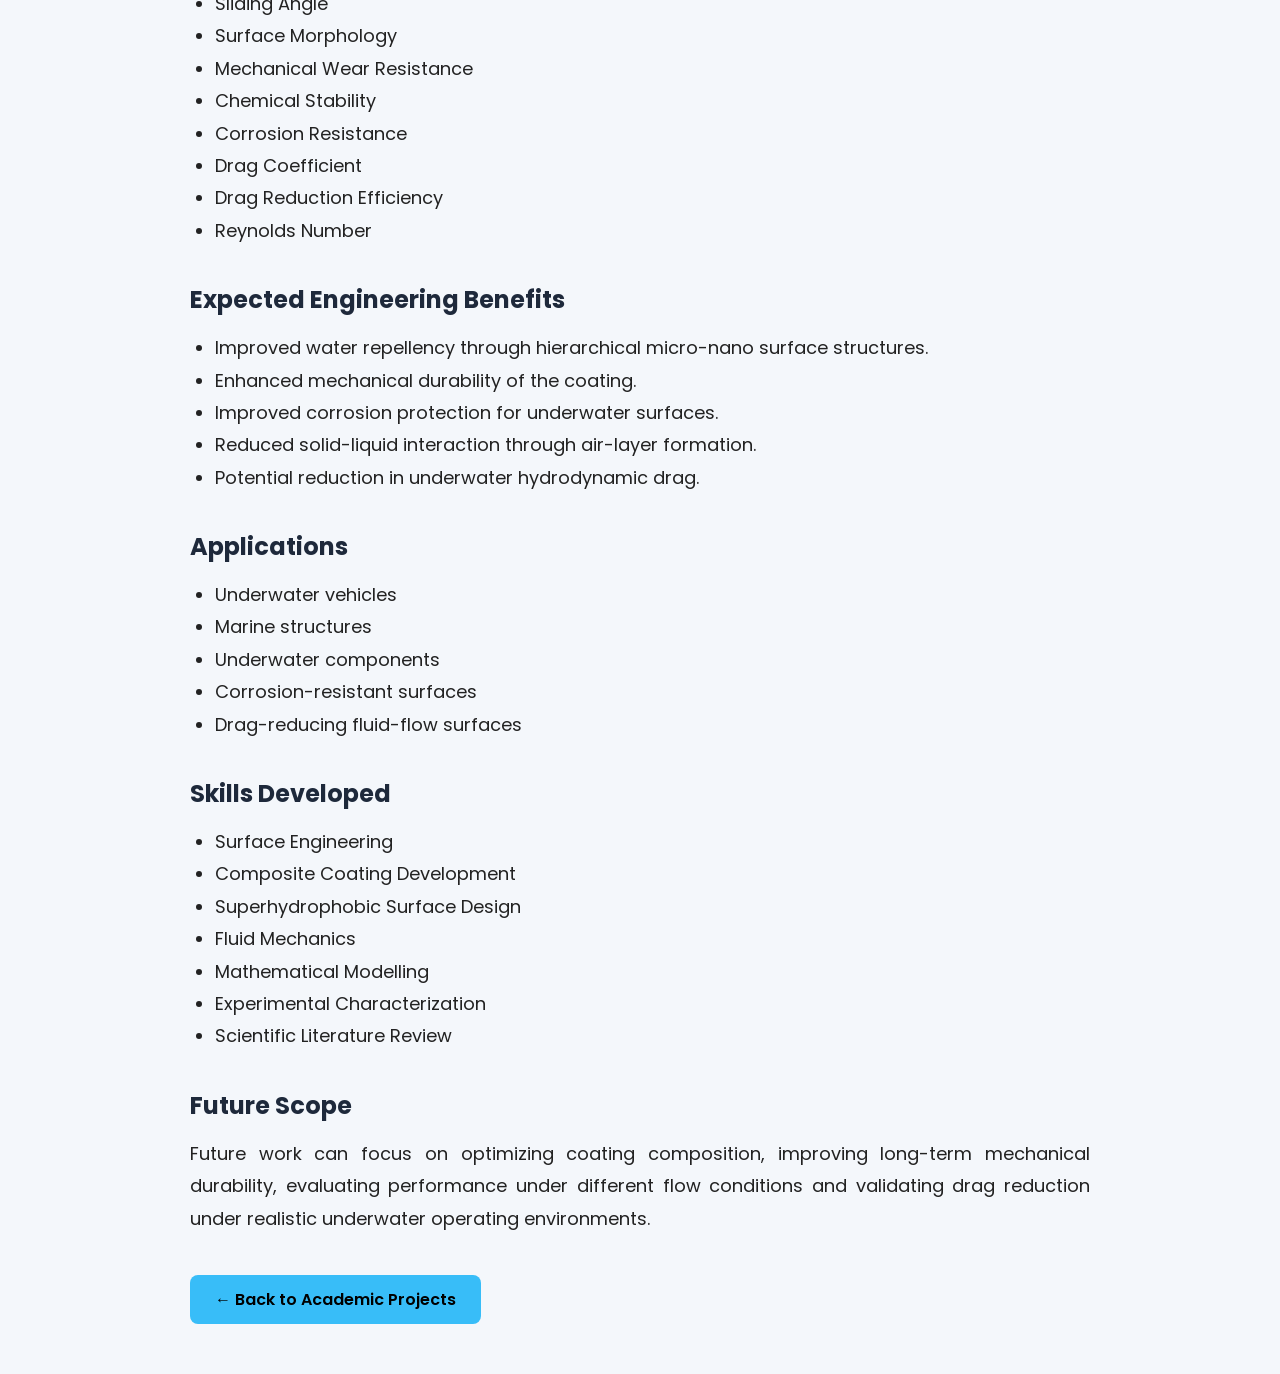
<file: drag.html>
<!DOCTYPE html>
<html lang="en">

<head>
    <meta charset="UTF-8">
    <meta name="viewport" content="width=device-width, initial-scale=1.0">
    <title>Drag Reduction using Superhydrophobic Coating</title>
    <link rel="stylesheet" href="style.css">

    <style>
        .project-page {
            max-width: 1000px;
            margin: auto;
            padding: 50px;
        }

        .project-page img {
            width: 100%;
            border-radius: 12px;
            margin-bottom: 10px;
            box-shadow: 0 5px 15px rgba(0, 0, 0, 0.15);
        }

        .project-page figure {
            margin: 25px 0;
            text-align: center;
        }

        .project-page figcaption {
            margin-top: 8px;
            font-size: 16px;
            color: #475569;
            font-style: italic;
        }

        .project-page h1 {
            margin-bottom: 20px;
            color: #0f172a;
        }

        .project-page h2 {
            margin-top: 35px;
            margin-bottom: 15px;
            color: #1e293b;
        }

        .project-page p {
            font-size: 18px;
            line-height: 1.8;
            text-align: justify;
        }

        .project-page ul {
            margin-left: 25px;
            font-size: 18px;
            line-height: 1.8;
        }

        .back-btn {
            display: inline-block;
            margin-top: 40px;
            padding: 12px 25px;
            background: #38bdf8;
            color: black;
            text-decoration: none;
            border-radius: 8px;
            font-weight: 600;
        }
    </style>
</head>

<body>

    <div class="project-page">

        <h1>
            Drag Reduction of Underwater Vehicles
            using a Robust Superhydrophobic Coating
        </h1>

        <p>
            <strong>Project Type:</strong> Academic Project (IIT Guwahati)
        </p>

        <p>
            <strong>Status:</strong> Ongoing
        </p>

        <h2>Project Overview</h2>

        <p>
            This academic project focuses on developing a mechanically
            robust epoxy-based superhydrophobic coating for underwater
            applications. Superhydrophobic surfaces exhibit a water
            contact angle greater than 150° and a sliding angle below 10°,
            resulting from low surface energy and hierarchical
            micro-nano surface roughness. The proposed coating combines
            silicon carbide (SiC) particles, carbon nanotubes (CNTs),
            epoxy resin and PDMS to improve hydrophobicity, mechanical
            durability, corrosion resistance and underwater drag reduction.
        </p>

        <h2>Research Motivation</h2>

        <p>
            Conventional superhydrophobic coatings provide excellent
            water repellency but their micro-nano structures are often
            fragile and susceptible to mechanical wear and external loads.
            Damage to these structures can increase surface wettability
            and reduce their long-term performance.
        </p>

        <p>
            This project addresses this limitation by incorporating
            mechanically strong SiC and CNT structures into an epoxy-based
            coating while using PDMS to maintain low surface energy and
            hydrophobicity.
        </p>

        <h2>Objectives</h2>

        <ul>
            <li>
                Develop a mechanically robust and chemically stable
                superhydrophobic coating for underwater applications.
            </li>
            <li>
                Develop a hierarchical micro-nano surface structure using
                SiC particles and carbon nanotubes.
            </li>
            <li>
                Improve coating strength and substrate adhesion using
                epoxy resin.
            </li>
            <li>
                Enhance hydrophobicity using PDMS and hydrophobic silica.
            </li>
            <li>
                Investigate corrosion resistance, mechanical durability
                and underwater drag reduction.
            </li>
        </ul>

        <h2>Proposed Coating Design</h2>

        <p>
            The proposed coating uses SiC particles and CNTs to form a
            mechanically strong micro-scale reinforcement network.
            Epoxy resin provides structural strength and adhesion to the
            substrate, while PDMS contributes low surface energy and
            enhanced hydrophobicity. The combined micro-nano structure
            is designed to protect the hydrophobic surface from mechanical
            damage while maintaining water repellency.
        </p>

        
        <h2>Methodology</h2>

        <p>
            The coating preparation begins with surface modification of
            SiC particles using KH-550, followed by the incorporation of
            CNTs to form a hybrid reinforcement network. Stearic acid is
            introduced to reduce surface energy and improve hydrophobic
            characteristics.
        </p>

        <p>
            An epoxy-based base layer is then applied to the substrate.
            The composite coating is prepared by combining modified
            SiC/CNT particles, hydrophobic silica, epoxy and PDMS.
            The mixture is ultrasonically dispersed to obtain a uniform
            coating solution, sprayed onto the base layer and thermally
            cured to form the final coating.
        </p>

        <h2>Material System</h2>

        <ul>
            <li>Silicon Carbide (SiC) particles</li>
            <li>Carbon Nanotubes (CNTs)</li>
            <li>Epoxy resin</li>
            <li>PDMS</li>
            <li>Hydrophobic silica</li>
            <li>Stearic acid</li>
        </ul>

        <h2>Characterization & Testing</h2>

        <p>
            To evaluate surface morphology and chemical robustness, several characterization tests are performed:
        </p>

        <ul>
            <li>
                <strong>FT-IR:</strong> Analysis of chemical structure and functional groups.
            </li>
            <li>
                <strong>XPS:</strong> Verification of surface chemical modification.
            </li>
            <li>
                <strong>Contact Angle:</strong> Evaluation of surface hydrophobicity and water repellency.
            </li>
            <li>
                <strong>Sliding Angle:</strong> Evaluation of water droplet mobility on the coated surface.
            </li>
            <li>
                <strong>SEM:</strong> Observation of micro-nano surface morphology.
            </li>
            <li>
                <strong>Mechanical Stability Test:</strong> Evaluation of resistance to friction and wear.
            </li>
            <li>
                <strong>Chemical Stability Test:</strong> Evaluation under acidic, basic, UV and saline conditions.
            </li>
            <li>
                <strong>Corrosion Resistance Test:</strong> Electrochemical evaluation of corrosion protection.
            </li>
        </ul>

        <figure>
            <img src="images/dragcompare.png" alt="Contact Angle Analysis">
            <figcaption>
                <strong>Figure :</strong> Drag reduction through superhydrophobic coating
            </figcaption>
        </figure>

        <h2>Mathematical Model</h2>

        <p>
            The Basset-Boussinesq-Oseen (BBO) equation is used as the
            primary physics-based model to describe the motion of a
            sphere falling through water. The model considers
            gravitational, buoyancy, drag and added-mass forces.
        </p>

        <p>
            The drag coefficient and Reynolds number are used to
            characterize the hydrodynamic behaviour and evaluate the
            effect of the superhydrophobic coating on fluid resistance.
        </p>

        <h2>Drag Reduction Analysis</h2>

        <p>
            Drag reduction is evaluated by comparing the hydrodynamic
            behaviour of an uncoated reference surface with the
            superhydrophobic coated surface. The drag reduction
            efficiency is determined from the difference in drag
            experienced by the two surfaces.
        </p>

        <h2>Key Performance Parameters</h2>

        <ul>
            <li>Water Contact Angle</li>
            <li>Sliding Angle</li>
            <li>Surface Morphology</li>
            <li>Mechanical Wear Resistance</li>
            <li>Chemical Stability</li>
            <li>Corrosion Resistance</li>
            <li>Drag Coefficient</li>
            <li>Drag Reduction Efficiency</li>
            <li>Reynolds Number</li>
        </ul>

        <h2>Expected Engineering Benefits</h2>

        <ul>
            <li>
                Improved water repellency through hierarchical micro-nano surface structures.
            </li>
            <li>
                Enhanced mechanical durability of the coating.
            </li>
            <li>
                Improved corrosion protection for underwater surfaces.
            </li>
            <li>
                Reduced solid-liquid interaction through air-layer formation.
            </li>
            <li>
                Potential reduction in underwater hydrodynamic drag.
            </li>
        </ul>

        <h2>Applications</h2>

        <ul>
            <li>Underwater vehicles</li>
            <li>Marine structures</li>
            <li>Underwater components</li>
            <li>Corrosion-resistant surfaces</li>
            <li>Drag-reducing fluid-flow surfaces</li>
        </ul>

        <h2>Skills Developed</h2>

        <ul>
            <li>Surface Engineering</li>
            <li>Composite Coating Development</li>
            <li>Superhydrophobic Surface Design</li>
            <li>Fluid Mechanics</li>
            <li>Mathematical Modelling</li>
            <li>Experimental Characterization</li>
            <li>Scientific Literature Review</li>
        </ul>

        <h2>Future Scope</h2>

        <p>
            Future work can focus on optimizing coating composition,
            improving long-term mechanical durability, evaluating
            performance under different flow conditions and validating
            drag reduction under realistic underwater operating
            environments.
        </p>

        <a href="academic.html" class="back-btn">← Back to Academic Projects</a>

    </div>

</body>

</html>
</file>
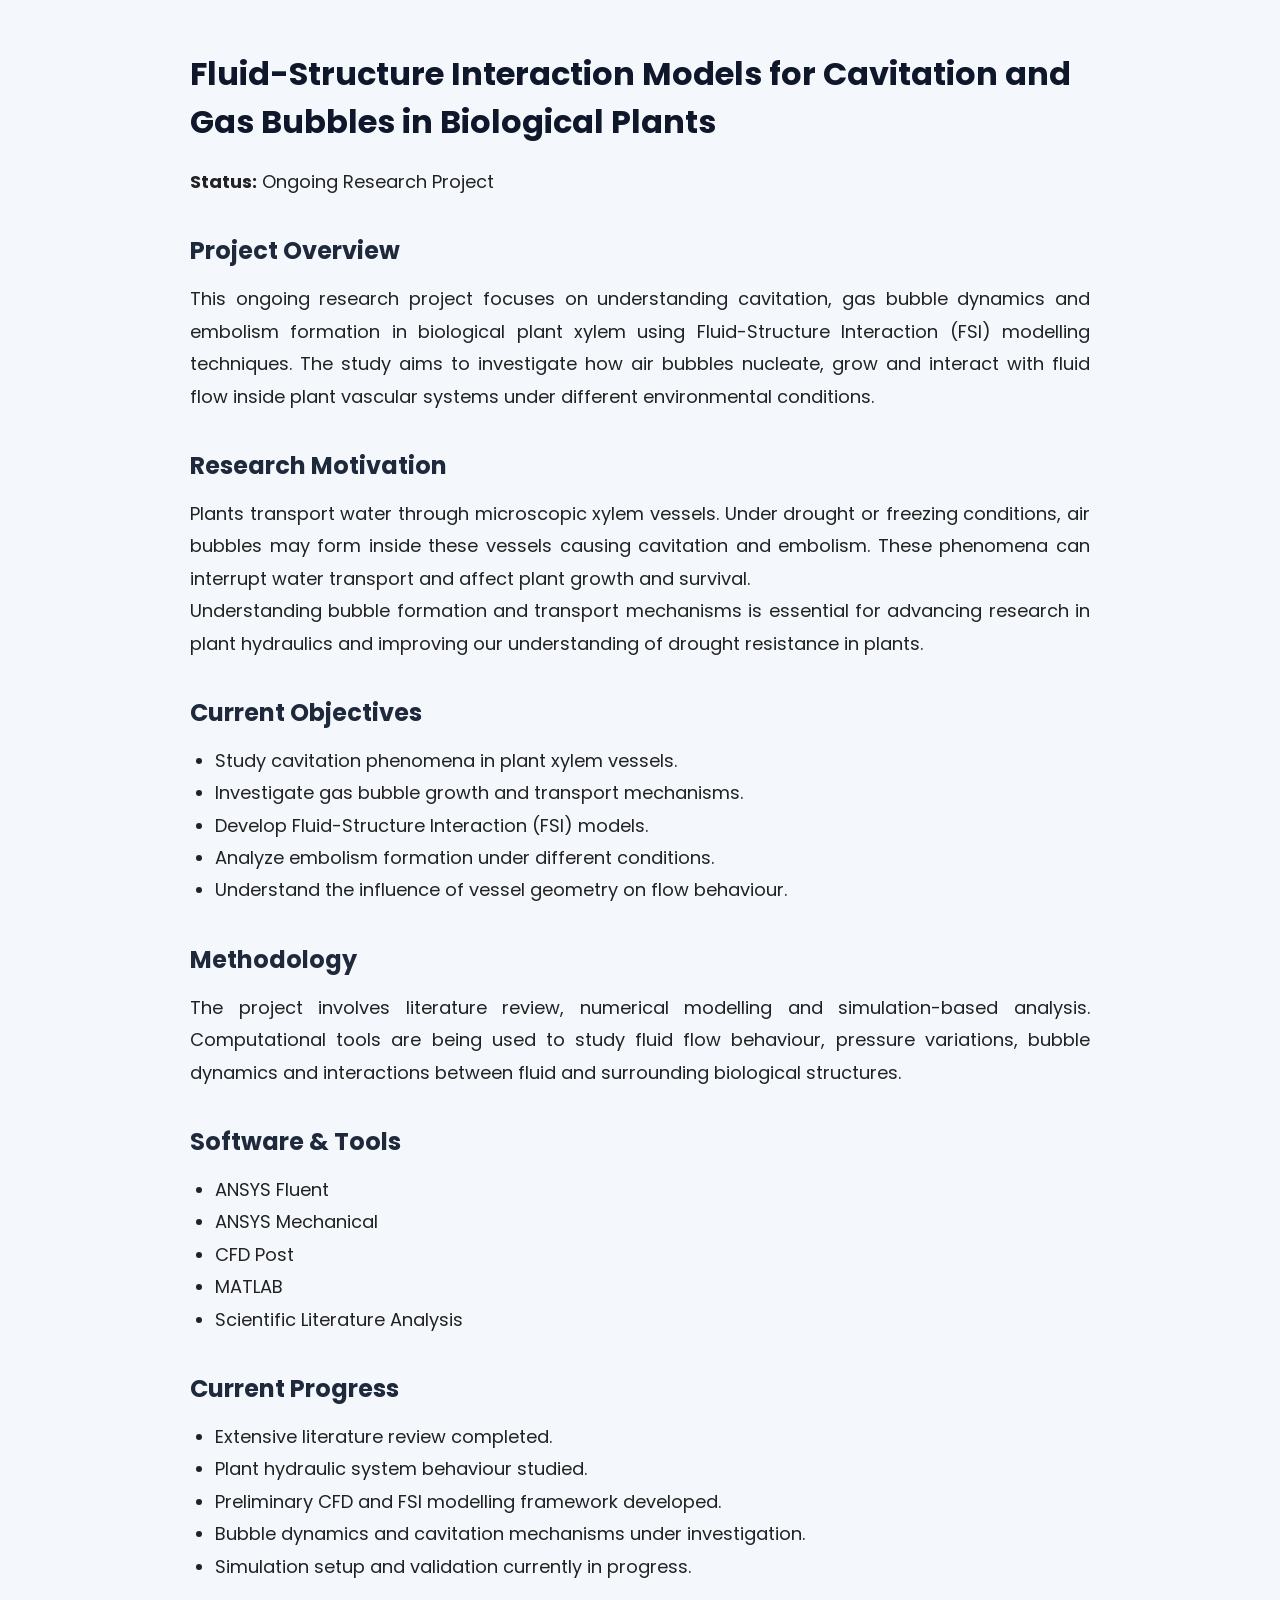
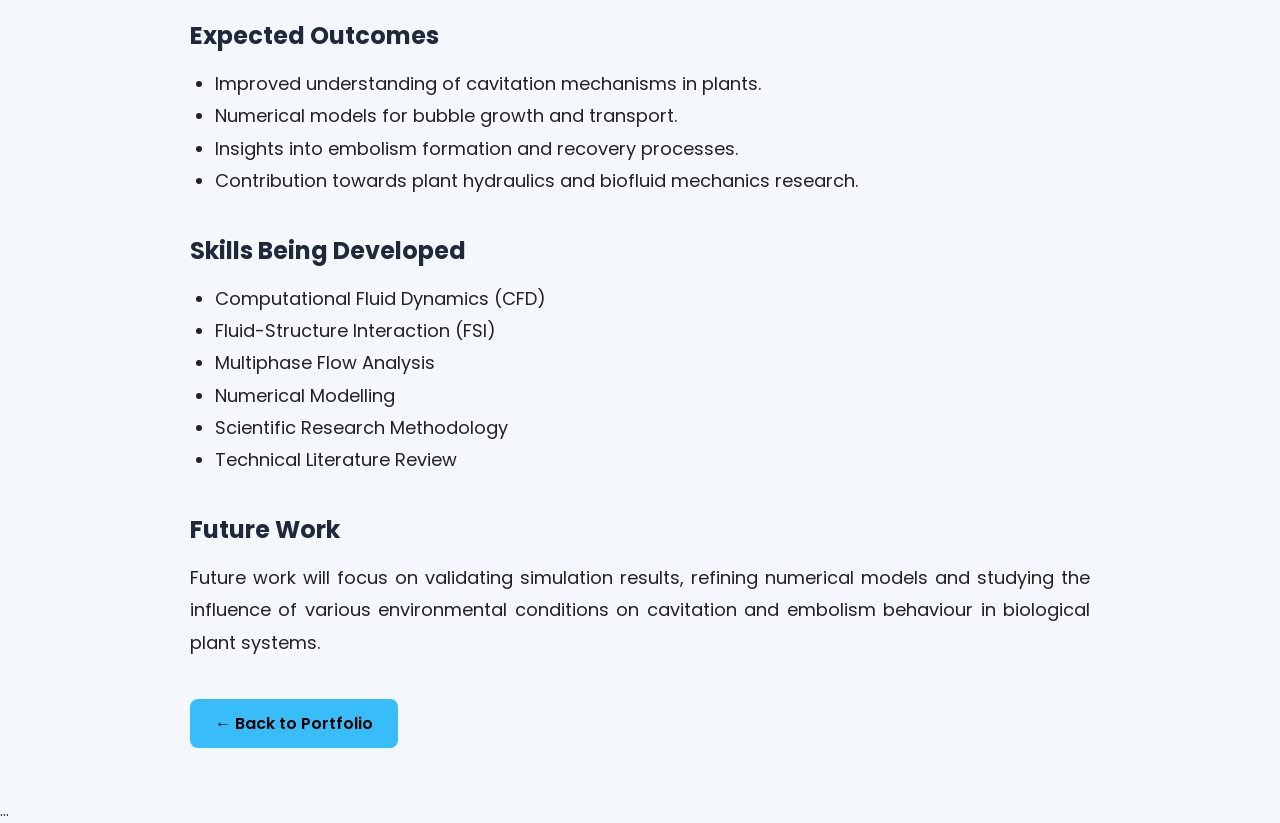
<file: numerical.html>
<!DOCTYPE html>
<html lang="en">

<head>
    <meta charset="UTF-8">
    <meta name="viewport" content="width=device-width, initial-scale=1.0">
    <title>Fluid-Structure Interaction models for Cavitation and Gas Bubbles</title>

    <link rel="stylesheet" href="style.css">

    <style>

        .project-page{
            max-width:1000px;
            margin:auto;
            padding:50px;
        }

        .project-page img{
            width:100%;
            border-radius:15px;
            margin-bottom:30px;
            box-shadow:0 5px 15px rgba(0,0,0,0.15);
        }

        .project-page h1{
            margin-bottom:20px;
            color:#0f172a;
        }

        .project-page h2{
            margin-top:35px;
            margin-bottom:15px;
            color:#1e293b;
        }

        .project-page p{
            font-size:18px;
            line-height:1.8;
            text-align:justify;
        }

        .project-page ul{
            margin-left:25px;
            font-size:18px;
            line-height:1.8;
        }

        .back-btn{
            display:inline-block;
            margin-top:40px;
            padding:12px 25px;
            background:#38bdf8;
            color:black;
            text-decoration:none;
            border-radius:8px;
            font-weight:600;
        }

    </style>

</head>

<body>

<div class="project-page">

    <h1>
        Fluid-Structure Interaction Models for Cavitation and Gas Bubbles in Biological Plants
    </h1>

    <p>
        <strong>Status:</strong> Ongoing Research Project
    </p>

    <h2>Project Overview</h2>

    <p>
        This ongoing research project focuses on understanding cavitation,
        gas bubble dynamics and embolism formation in biological plant xylem
        using Fluid-Structure Interaction (FSI) modelling techniques.
        The study aims to investigate how air bubbles nucleate, grow and
        interact with fluid flow inside plant vascular systems under
        different environmental conditions.
    </p>

    <h2>Research Motivation</h2>

    <p>
        Plants transport water through microscopic xylem vessels.
        Under drought or freezing conditions, air bubbles may form
        inside these vessels causing cavitation and embolism.
        These phenomena can interrupt water transport and affect
        plant growth and survival.
    </p>

    <p>
        Understanding bubble formation and transport mechanisms is
        essential for advancing research in plant hydraulics and
        improving our understanding of drought resistance in plants.
    </p>

    <h2>Current Objectives</h2>

    <ul>
        <li>Study cavitation phenomena in plant xylem vessels.</li>

        <li>Investigate gas bubble growth and transport mechanisms.</li>

        <li>Develop Fluid-Structure Interaction (FSI) models.</li>

        <li>Analyze embolism formation under different conditions.</li>

        <li>Understand the influence of vessel geometry on flow behaviour.</li>
    </ul>

    <h2>Methodology</h2>

    <p>
        The project involves literature review, numerical modelling
        and simulation-based analysis. Computational tools are being
        used to study fluid flow behaviour, pressure variations,
        bubble dynamics and interactions between fluid and surrounding
        biological structures.
    </p>

    <h2>Software & Tools</h2>

    <ul>
        <li>ANSYS Fluent</li>

        <li>ANSYS Mechanical</li>

        <li>CFD Post</li>

        <li>MATLAB</li>

        <li>Scientific Literature Analysis</li>
    </ul>

    <h2>Current Progress</h2>

    <ul>
        <li>Extensive literature review completed.</li>

        <li>Plant hydraulic system behaviour studied.</li>

        <li>Preliminary CFD and FSI modelling framework developed.</li>

        <li>Bubble dynamics and cavitation mechanisms under investigation.</li>

        <li>Simulation setup and validation currently in progress.</li>
    </ul>

    <h2>Expected Outcomes</h2>

    <ul>
        <li>Improved understanding of cavitation mechanisms in plants.</li>

        <li>Numerical models for bubble growth and transport.</li>

        <li>Insights into embolism formation and recovery processes.</li>

        <li>Contribution towards plant hydraulics and biofluid mechanics research.</li>
    </ul>

    <h2>Skills Being Developed</h2>

    <ul>
        <li>Computational Fluid Dynamics (CFD)</li>

        <li>Fluid-Structure Interaction (FSI)</li>

        <li>Multiphase Flow Analysis</li>

        <li>Numerical Modelling</li>

        <li>Scientific Research Methodology</li>

        <li>Technical Literature Review</li>
    </ul>

    <h2>Future Work</h2>

    <p>
        Future work will focus on validating simulation results,
        refining numerical models and studying the influence of
        various environmental conditions on cavitation and embolism
        behaviour in biological plant systems.
    </p>

    <a href="index.html" class="back-btn">
        ← Back to Portfolio
    </a>

</div>

</body>
</html>
…
</file>
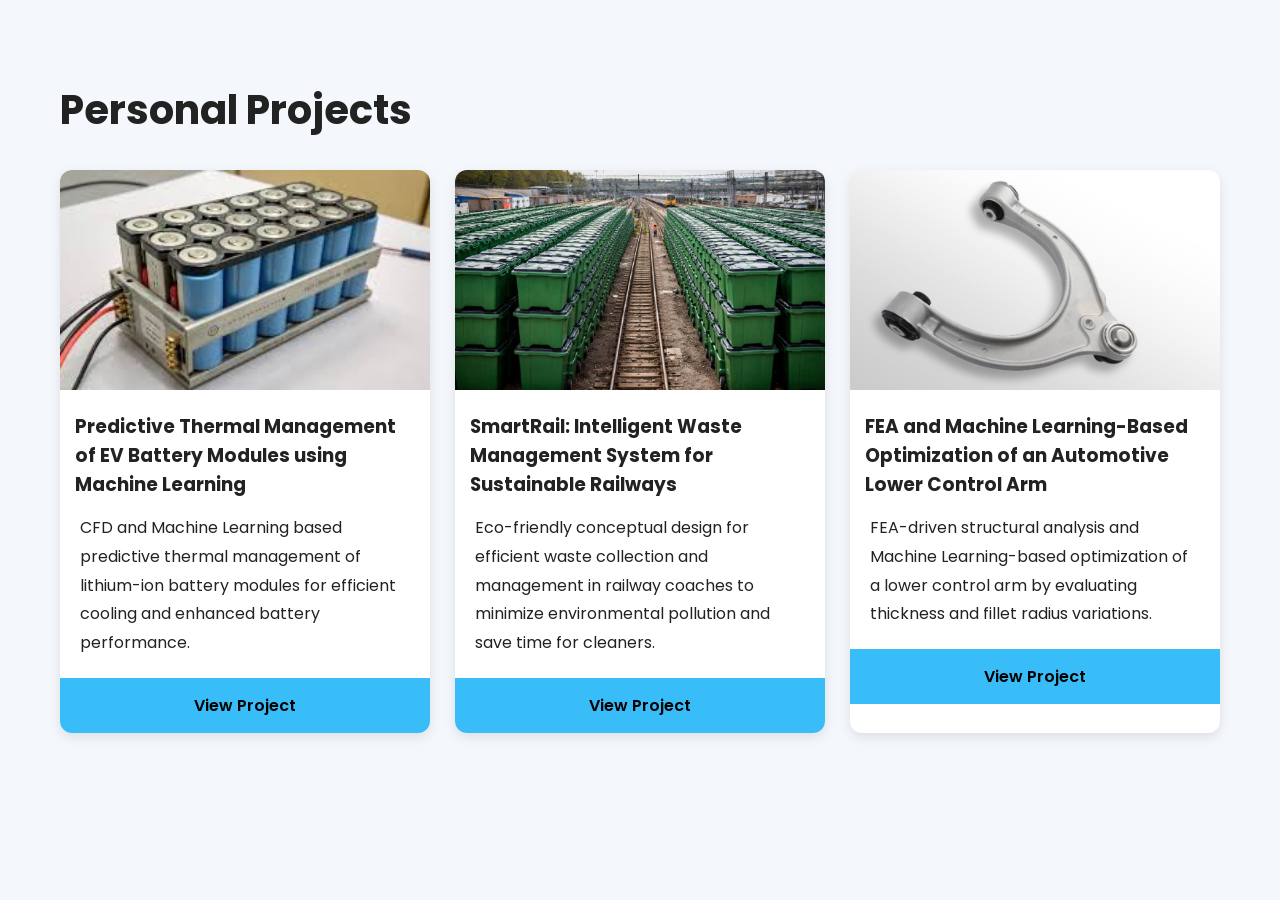
<file: personal.html>
<!DOCTYPE html>

<html lang="en">

<head>

    <meta charset="UTF-8">

    <meta name="viewport"
        content="width=device-width, initial-scale=1.0">

    <title>Personal Projects</title>

    <link rel="stylesheet" href="style.css">

    <link rel="stylesheet"
        href="https://cdnjs.cloudflare.com/ajax/libs/font-awesome/6.5.1/css/all.min.css">

</head>


<body>


    <!-- Personal Projects Section -->


    <section id="personal">

        <h2>Personal Projects</h2>

        <div class="project-grid">


            <!-- Project-1 -->


            <div class="project-card">

                <img src="images/battery.jpg"
                    alt="EV Battery Thermal Management Project">


                <h3>

                    Predictive Thermal Management of
                    EV Battery Modules using Machine Learning

                </h3>


                <p>

                    CFD and Machine Learning based
                    predictive thermal management of
                    lithium-ion battery modules for
                    efficient cooling and enhanced
                    battery performance.

                </p>


                <a href="battery.html">

                    View Project

                </a>


            </div>




            <!-- Project-2 -->


            <div class="project-card">

                <img src="images/railway.png"
                    alt="Railway Waste Management Project">


                <h3>

                    SmartRail: Intelligent Waste Management System for Sustainable Railways

                </h3>


                <p>

                    Eco-friendly conceptual design for
                    efficient waste collection and
                    management in railway coaches to
                    minimize environmental pollution and save time for cleaners.

                </p>


                <a href="railway-project.html">

                    View Project

                </a>


            </div>




            <!-- Project-3 -->


            <div class="project-card">

                <img src="images/control-arm.png"
                    alt="Automotive Lower Control Arm FEA and Machine Learning Project">


                <h3>

                    FEA and Machine Learning-Based
                    Optimization of an Automotive Lower Control Arm

                </h3>


                <p>

                    FEA-driven structural analysis and
                    Machine Learning-based optimization
                    of a lower control arm by evaluating
                    thickness and fillet radius variations.

                </p>


                <a href="control-arm.html">

                    View Project

                </a>


            </div>



        </div>

    </section>


</body>

</html>
</file>
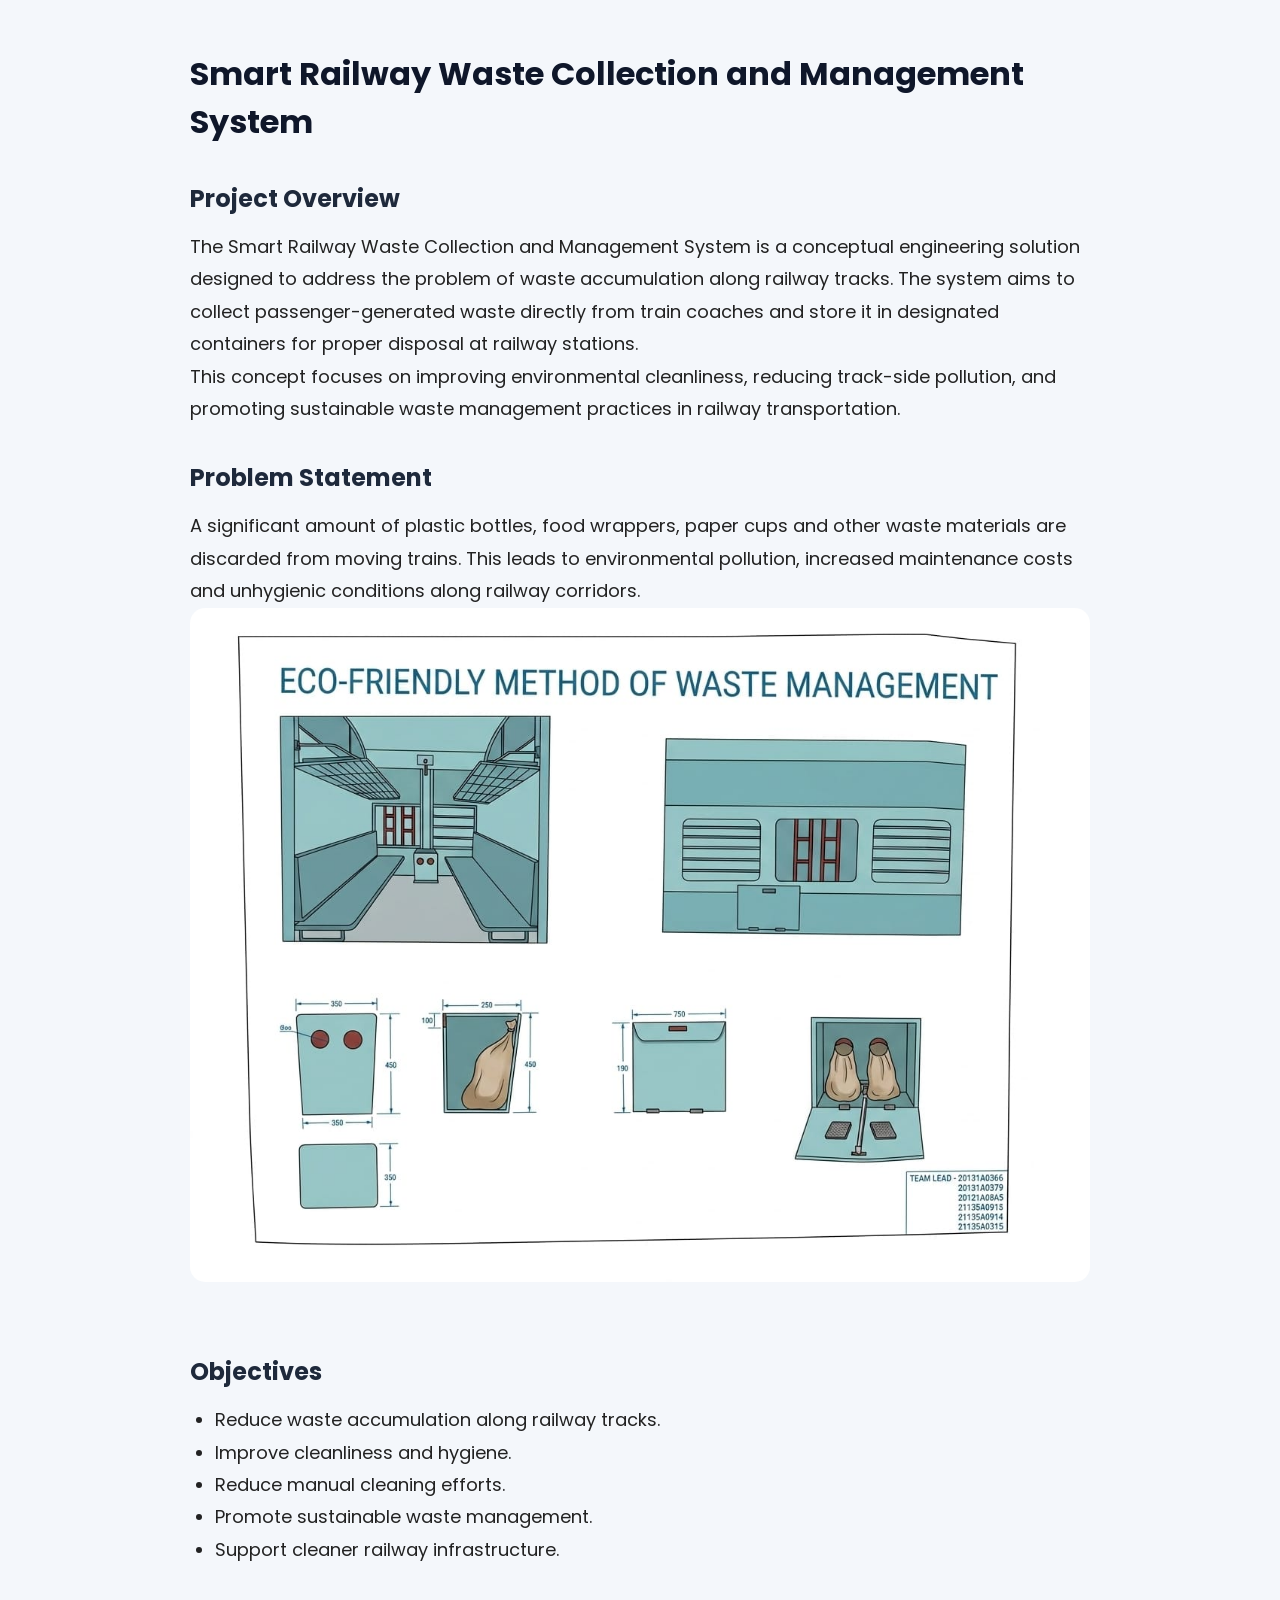
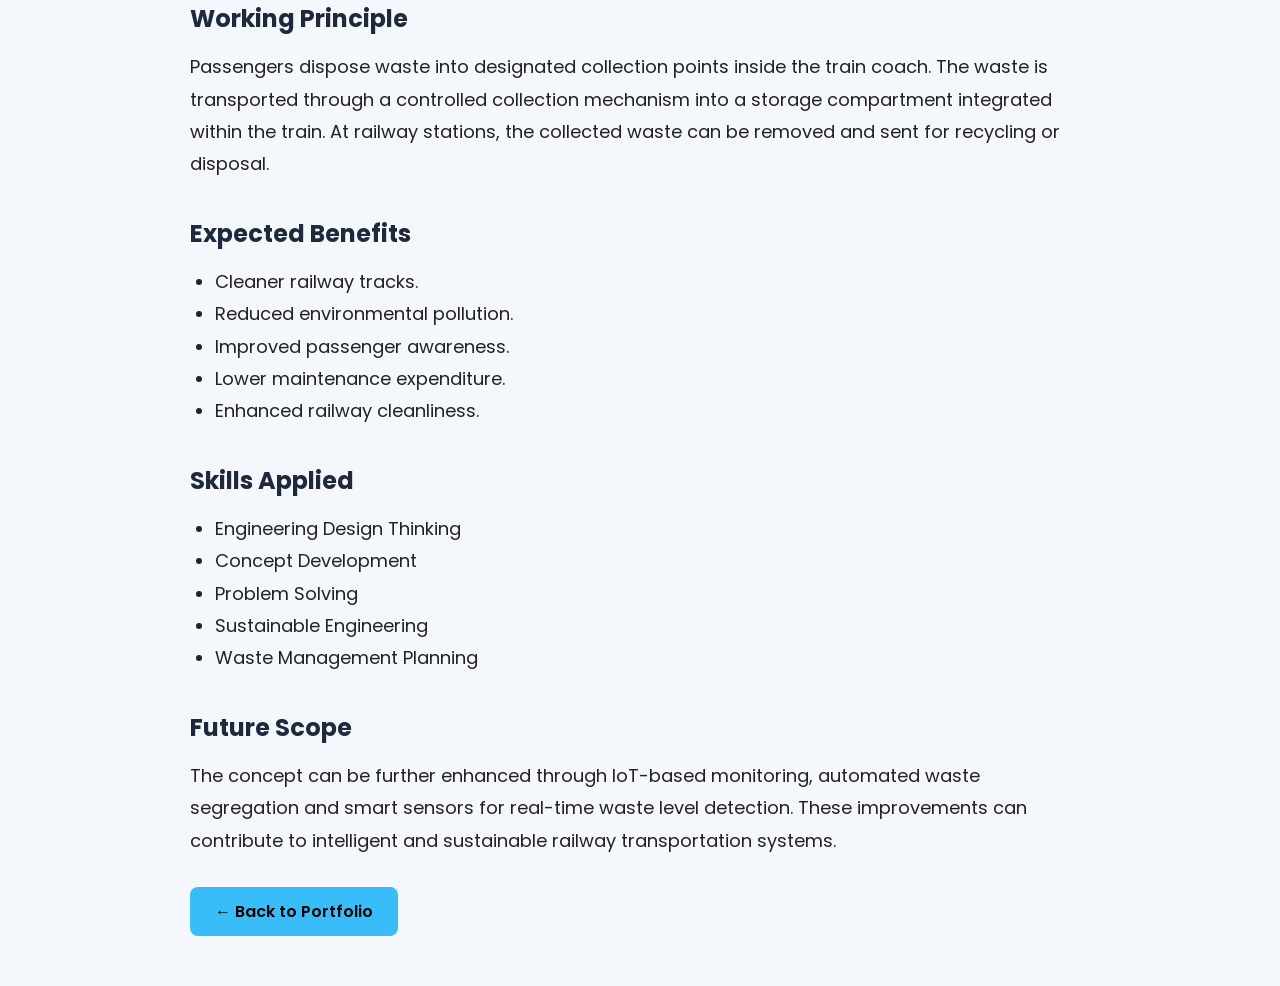
<file: railway-project.html>
<!DOCTYPE html>
<html lang="en">

<head>
    <meta charset="UTF-8">
    <meta name="viewport" content="width=device-width, initial-scale=1.0">
    <title>Smart Railway Waste Collection System</title>

    <link rel="stylesheet" href="style.css">

    <style>

        .project-page{
            max-width:1000px;
            margin:auto;
            padding:50px;
        }

        .project-page img{
            width:100%;
            border-radius:15px;
            margin-bottom:30px;
        }

        .project-page h1{
            margin-bottom:20px;
            color:#0f172a;
        }

        .project-page h2{
            margin-top:35px;
            margin-bottom:15px;
            color:#1e293b;
        }

        .project-page p{
            line-height:1.8;
            font-size:18px;
        }

        .project-page ul{
            margin-left:25px;
            line-height:1.8;
            font-size:18px;
        }

        .back-btn{
            display:inline-block;
            margin-top:30px;
            padding:12px 25px;
            background:#38bdf8;
            color:black;
            text-decoration:none;
            border-radius:8px;
            font-weight:600;
        }

    </style>

</head>

<body>

<div class="project-page">

    <h1>
        Smart Railway Waste Collection and Management System
    </h1>

    <h2>Project Overview</h2>

    <p>
        The Smart Railway Waste Collection and Management System is a conceptual
        engineering solution designed to address the problem of waste accumulation
        along railway tracks. The system aims to collect passenger-generated waste
        directly from train coaches and store it in designated containers for
        proper disposal at railway stations.
    </p>

    <p>
        This concept focuses on improving environmental cleanliness, reducing
        track-side pollution, and promoting sustainable waste management practices
        in railway transportation.
    </p>

    <h2>Problem Statement</h2>

    <p>
        A significant amount of plastic bottles, food wrappers, paper cups and
        other waste materials are discarded from moving trains. This leads to
        environmental pollution, increased maintenance costs and unhygienic
        conditions along railway corridors.
    </p>
    
    <img src="images/drawing.jpeg" alt="Railway Project">
    
    <h2>Objectives</h2>

    <ul>
        <li>Reduce waste accumulation along railway tracks.</li>
        <li>Improve cleanliness and hygiene.</li>
        <li>Reduce manual cleaning efforts.</li>
        <li>Promote sustainable waste management.</li>
        <li>Support cleaner railway infrastructure.</li>
    </ul>

    <h2>Working Principle</h2>

    <p>
        Passengers dispose waste into designated collection points inside the
        train coach. The waste is transported through a controlled collection
        mechanism into a storage compartment integrated within the train.
        At railway stations, the collected waste can be removed and sent for
        recycling or disposal.
    </p>

    <h2>Expected Benefits</h2>

    <ul>
        <li>Cleaner railway tracks.</li>
        <li>Reduced environmental pollution.</li>
        <li>Improved passenger awareness.</li>
        <li>Lower maintenance expenditure.</li>
        <li>Enhanced railway cleanliness.</li>
    </ul>

    <h2>Skills Applied</h2>

    <ul>
        <li>Engineering Design Thinking</li>
        <li>Concept Development</li>
        <li>Problem Solving</li>
        <li>Sustainable Engineering</li>
        <li>Waste Management Planning</li>
    </ul>

    <h2>Future Scope</h2>

    <p>
        The concept can be further enhanced through IoT-based monitoring,
        automated waste segregation and smart sensors for real-time waste level
        detection. These improvements can contribute to intelligent and
        sustainable railway transportation systems.
    </p>

    <a href="index.html" class="back-btn">
        ← Back to Portfolio
    </a>

</div>

</body>
</html>
</file>
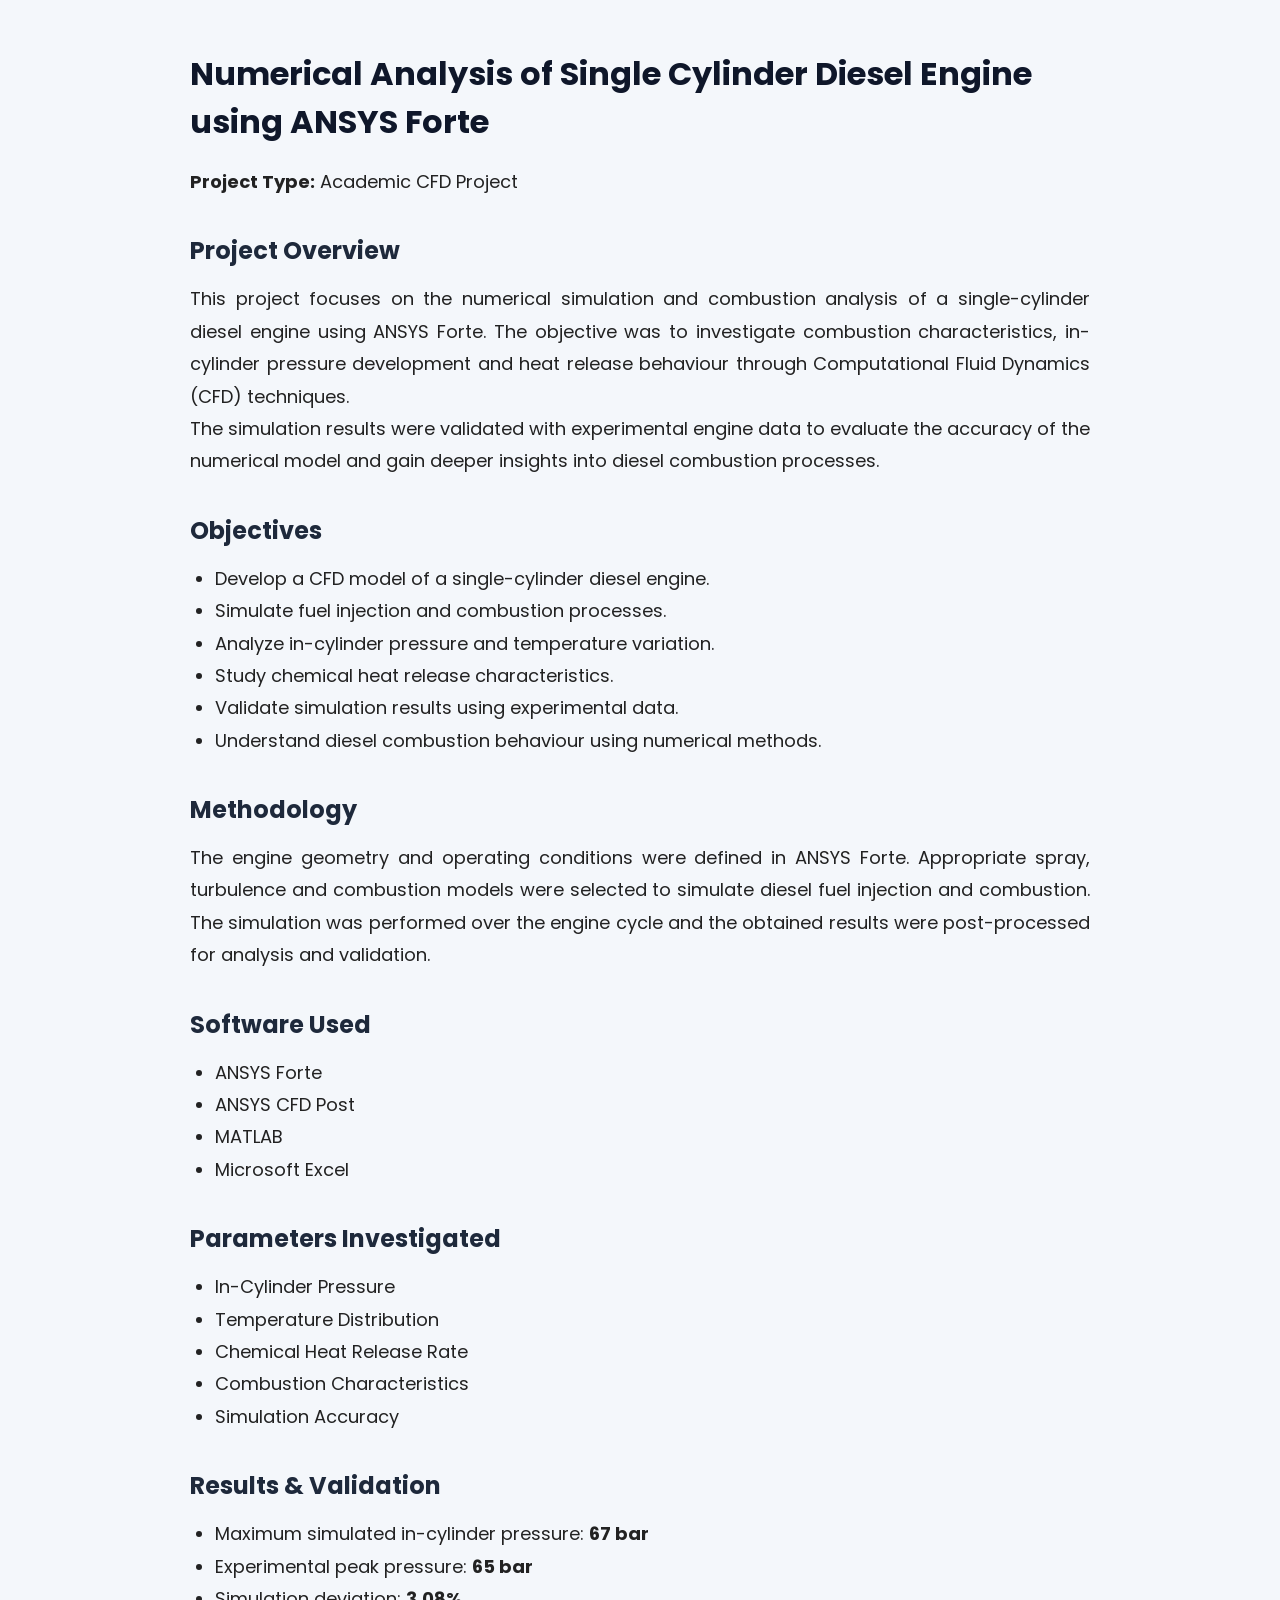
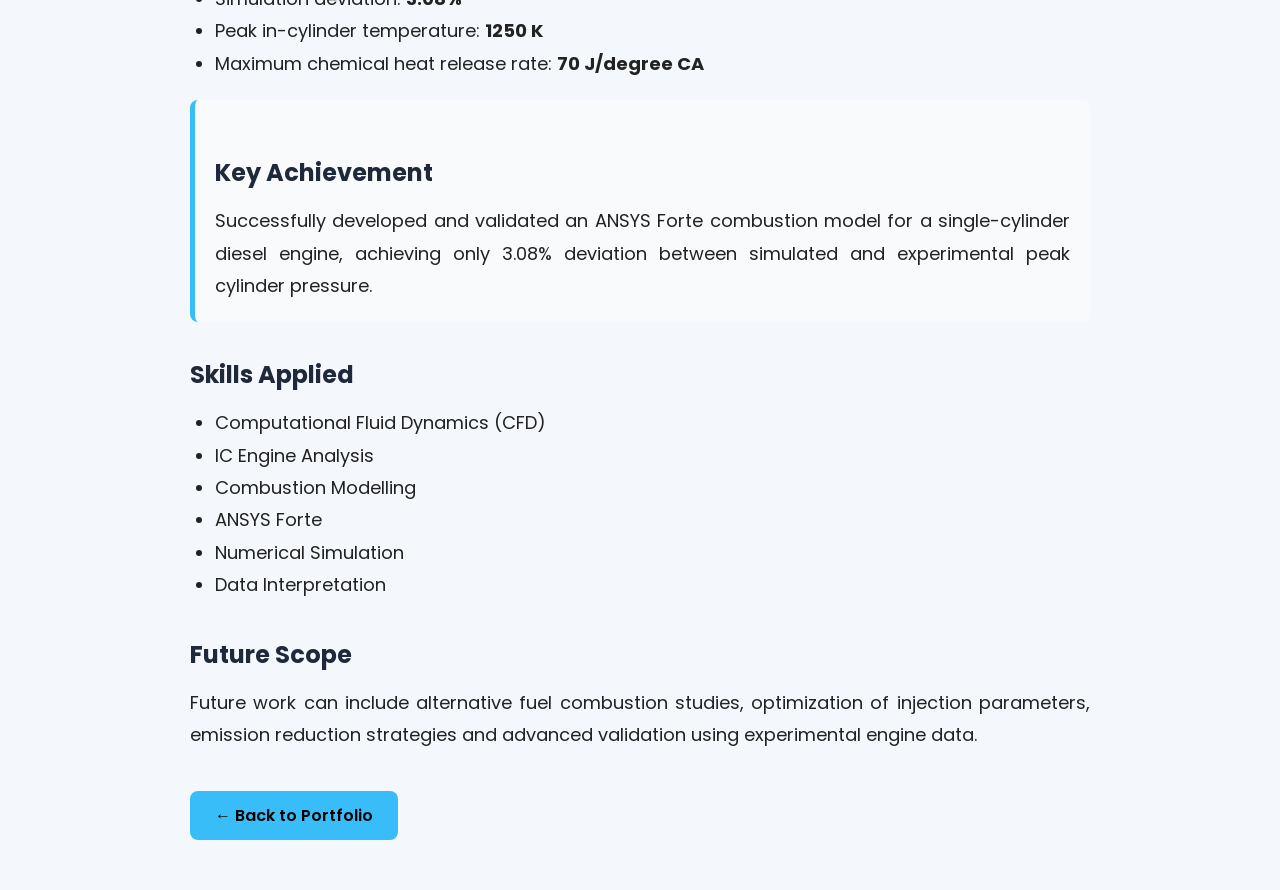
<file: single.html>
<!DOCTYPE html>
<html lang="en">

<head>
    <meta charset="UTF-8">
    <meta name="viewport" content="width=device-width, initial-scale=1.0">
    <title>Numerical Analysis of Single Cylinder Diesel Engine</title>

    <link rel="stylesheet" href="style.css">

    <style>

        .project-page{
            max-width:1000px;
            margin:auto;
            padding:50px;
        }

        .project-page img{
            width:100%;
            border-radius:15px;
            margin-bottom:30px;
            box-shadow:0 5px 15px rgba(0,0,0,0.15);
        }

        .project-page h1{
            margin-bottom:20px;
            color:#0f172a;
        }

        .project-page h2{
            margin-top:35px;
            margin-bottom:15px;
            color:#1e293b;
        }

        .project-page p{
            font-size:18px;
            line-height:1.8;
            text-align:justify;
        }

        .project-page ul{
            margin-left:25px;
            font-size:18px;
            line-height:1.8;
        }

        .highlight{
            background:#f8fafc;
            padding:20px;
            border-left:5px solid #38bdf8;
            border-radius:8px;
            margin-top:20px;
        }

        .back-btn{
            display:inline-block;
            margin-top:40px;
            padding:12px 25px;
            background:#38bdf8;
            color:black;
            text-decoration:none;
            border-radius:8px;
            font-weight:600;
        }

    </style>

</head>

<body>

<div class="project-page">

    <h1>
        Numerical Analysis of Single Cylinder Diesel Engine using ANSYS Forte
    </h1>

    <p>
        <strong>Project Type:</strong> Academic CFD Project
    </p>

    <h2>Project Overview</h2>

    <p>
        This project focuses on the numerical simulation and combustion
        analysis of a single-cylinder diesel engine using ANSYS Forte.
        The objective was to investigate combustion characteristics,
        in-cylinder pressure development and heat release behaviour
        through Computational Fluid Dynamics (CFD) techniques.
    </p>

    <p>
        The simulation results were validated with experimental engine
        data to evaluate the accuracy of the numerical model and gain
        deeper insights into diesel combustion processes.
    </p>

    <h2>Objectives</h2>

    <ul>

        <li>Develop a CFD model of a single-cylinder diesel engine.</li>

        <li>Simulate fuel injection and combustion processes.</li>

        <li>Analyze in-cylinder pressure and temperature variation.</li>

        <li>Study chemical heat release characteristics.</li>

        <li>Validate simulation results using experimental data.</li>

        <li>Understand diesel combustion behaviour using numerical methods.</li>

    </ul>

    <h2>Methodology</h2>

    <p>
        The engine geometry and operating conditions were defined in
        ANSYS Forte. Appropriate spray, turbulence and combustion models
        were selected to simulate diesel fuel injection and combustion.
        The simulation was performed over the engine cycle and the
        obtained results were post-processed for analysis and validation.
    </p>

    <h2>Software Used</h2>

    <ul>

        <li>ANSYS Forte</li>

        <li>ANSYS CFD Post</li>

        <li>MATLAB</li>

        <li>Microsoft Excel</li>

    </ul>

    <h2>Parameters Investigated</h2>

    <ul>

        <li>In-Cylinder Pressure</li>

        <li>Temperature Distribution</li>

        <li>Chemical Heat Release Rate</li>

        <li>Combustion Characteristics</li>

        <li>Simulation Accuracy</li>

    </ul>

    <h2>Results & Validation</h2>

    <ul>

        <li>
            Maximum simulated in-cylinder pressure:
            <strong>67 bar</strong>
        </li>

        <li>
            Experimental peak pressure:
            <strong>65 bar</strong>
        </li>

        <li>
            Simulation deviation:
            <strong>3.08%</strong>
        </li>

        <li>
            Peak in-cylinder temperature:
            <strong>1250 K</strong>
        </li>

        <li>
            Maximum chemical heat release rate:
            <strong>70 J/degree CA</strong>
        </li>

    </ul>

    <div class="highlight">

        <h2>Key Achievement</h2>

        <p>
            Successfully developed and validated an ANSYS Forte
            combustion model for a single-cylinder diesel engine,
            achieving only 3.08% deviation between simulated and
            experimental peak cylinder pressure.
        </p>

    </div>

    <h2>Skills Applied</h2>

    <ul>

        <li>Computational Fluid Dynamics (CFD)</li>

        <li>IC Engine Analysis</li>

        <li>Combustion Modelling</li>

        <li>ANSYS Forte</li>

        <li>Numerical Simulation</li>

        <li>Data Interpretation</li>

    </ul>

    <h2>Future Scope</h2>

    <p>
        Future work can include alternative fuel combustion studies,
        optimization of injection parameters, emission reduction
        strategies and advanced validation using experimental engine data.
    </p>

    <a href="index.html" class="back-btn">
        ← Back to Portfolio
    </a>

</div>

</body>

</html>
</file>
<file: style.css>
@import url('https://fonts.googleapis.com/css2?family=Poppins:wght@300;400;500;600;700&display=swap');


/* GLOBAL SETTINGS */

*{
    margin:0;
    padding:0;
    box-sizing:border-box;
    font-family:'Poppins',sans-serif;
    scroll-behavior:smooth;
}


html{
    margin:0;
    padding:0;
}


body{
    margin:0;
    padding:0;
    background:#f4f7fb;
    color:#222;
    overflow-x:hidden;
}



/* SIDEBAR */

.sidebar{

    position:fixed;
    left:0;
    top:0;

    width:280px;
    height:100vh;

    background:#0f172a;
    color:white;

    overflow-y:auto;

}


.profile{

    text-align:center;
    padding:30px 20px;

}


.profile img{

    width:140px;
    height:140px;
    border-radius:50%;
    object-fit:cover;

    border:4px solid #38bdf8;

}


.profile h2{

    margin-top:15px;
    font-size:24px;

}


.profile p{

    color:#cbd5e1;

}



.sidebar ul{

    list-style:none;
    padding:20px;

}


.sidebar ul li{

    margin:10px 0;

}


.sidebar ul li a{

    color:white;
    text-decoration:none;
    display:block;
    padding:12px;
    border-radius:8px;
    transition:0.3s;

}


.sidebar ul li a:hover{

    background:#38bdf8;
    color:black;

}



.socials{

    text-align:center;
    margin-top:20px;

}


.socials a{

    color:white;
    font-size:24px;
    margin:0 10px;

}



/* CONTENT */

.content{

    margin-left:280px;
    padding:0;

}



/* HERO SECTION */

.hero{

    width:100%;
    min-height:100vh;


    background:

    linear-gradient(

    rgba(0,0,0,0.60),
    rgba(0,0,0,0.60)

    ),

    url("./images/IITG_campus.png")

    center/cover no-repeat;


    display:flex;
    justify-content:center;
    align-items:center;

    text-align:center;
    color:white;

}


.overlay{

    max-width:950px;
    padding:20px;

}


.overlay h1{

    font-size:55px;
    margin-bottom:20px;

}


.overlay h2{

    font-size:30px;
    line-height:1.5;
    margin-bottom:20px;

}


.overlay p{

    font-size:20px;
    line-height:1.7;
    margin-bottom:30px;

}



.btn{

    display:inline-block;
    padding:15px 30px;

    background:#38bdf8;
    color:black;

    text-decoration:none;
    border-radius:8px;

    font-weight:600;
    transition:0.3s;

}


.btn:hover{

    background:#0ea5e9;

}



/* ALL SECTIONS */

section{

    padding:80px 60px;

}


section h2{

    font-size:40px;
    margin-bottom:30px;

}



/* FEATURED SECTION */

.cards{

    display:grid;

    grid-template-columns:
    repeat(auto-fit,minmax(250px,1fr));

    gap:25px;

}


.card{

    background:white;

    padding:30px;

    border-radius:12px;

    box-shadow:
    0 4px 12px rgba(0,0,0,0.1);

}


.card h3{

    margin-bottom:15px;

}


.card p{

    line-height:1.7;

}




/* PROJECTS SECTION */

.project-grid{

    display:grid;

    grid-template-columns:
    repeat(auto-fit,minmax(320px,1fr));

    gap:25px;

}



.project-card{

    background:white;

    border-radius:12px;

    overflow:hidden;

    box-shadow:
    0 4px 12px rgba(0,0,0,0.1);

    transition:0.3s;

}


.project-card:hover{

    transform:translateY(-6px);

}



.project-card img{

    width:100%;
    height:220px;

    object-fit:cover;

}



.project-card h3,
.project-card h4{

    padding:15px;

}


.project-card p{

    padding:0 20px 20px 20px;
    line-height:1.8;

}



.project-card a{

    display:block;

    text-align:center;

    padding:15px;

    text-decoration:none;

    background:#38bdf8;
    color:black;

    font-weight:600;

    transition:0.3s;

}


.project-card a:hover{

    background:#0ea5e9;

}




/* ABOUT SECTION */

#about p{

    font-size:18px;
    line-height:1.9;

}



/* ACHIEVEMENTS */

#achievements li{

    margin-bottom:18px;
    font-size:18px;
    line-height:1.7;

}



/* CONTACT */

#contact p{

    margin-bottom:15px;
    font-size:18px;
    line-height:1.8;

}

/* COMMENTS SECTION */

#comments{

    background:white;

}


#comments p{

    font-size:18px;
    line-height:1.8;
    margin-bottom:25px;

}


.comment-form{

    max-width:800px;

}


.comment-form input,
.comment-form textarea{

    width:100%;

    padding:18px;

    margin-bottom:20px;

    border-radius:10px;

    border:1px solid #d1d5db;

    outline:none;

    font-size:16px;

}


.comment-form input:focus,
.comment-form textarea:focus{

    border:2px solid #38bdf8;

}


.comment-form textarea{

    resize:vertical;

}


.comment-form button{

    border:none;
    cursor:pointer;

}


/* MOBILE RESPONSIVENESS */

@media(max-width:900px){


    .sidebar{

        width:100%;
        height:auto;
        position:relative;

    }


    .content{

        margin-left:0;

    }


    .overlay h1{

        font-size:38px;

    }


    .overlay h2{

        font-size:24px;

    }


    .overlay p{

        font-size:18px;

    }


    section{

        padding:50px 25px;

    }


    .project-grid{

        grid-template-columns:1fr;

    }


}
</file>
